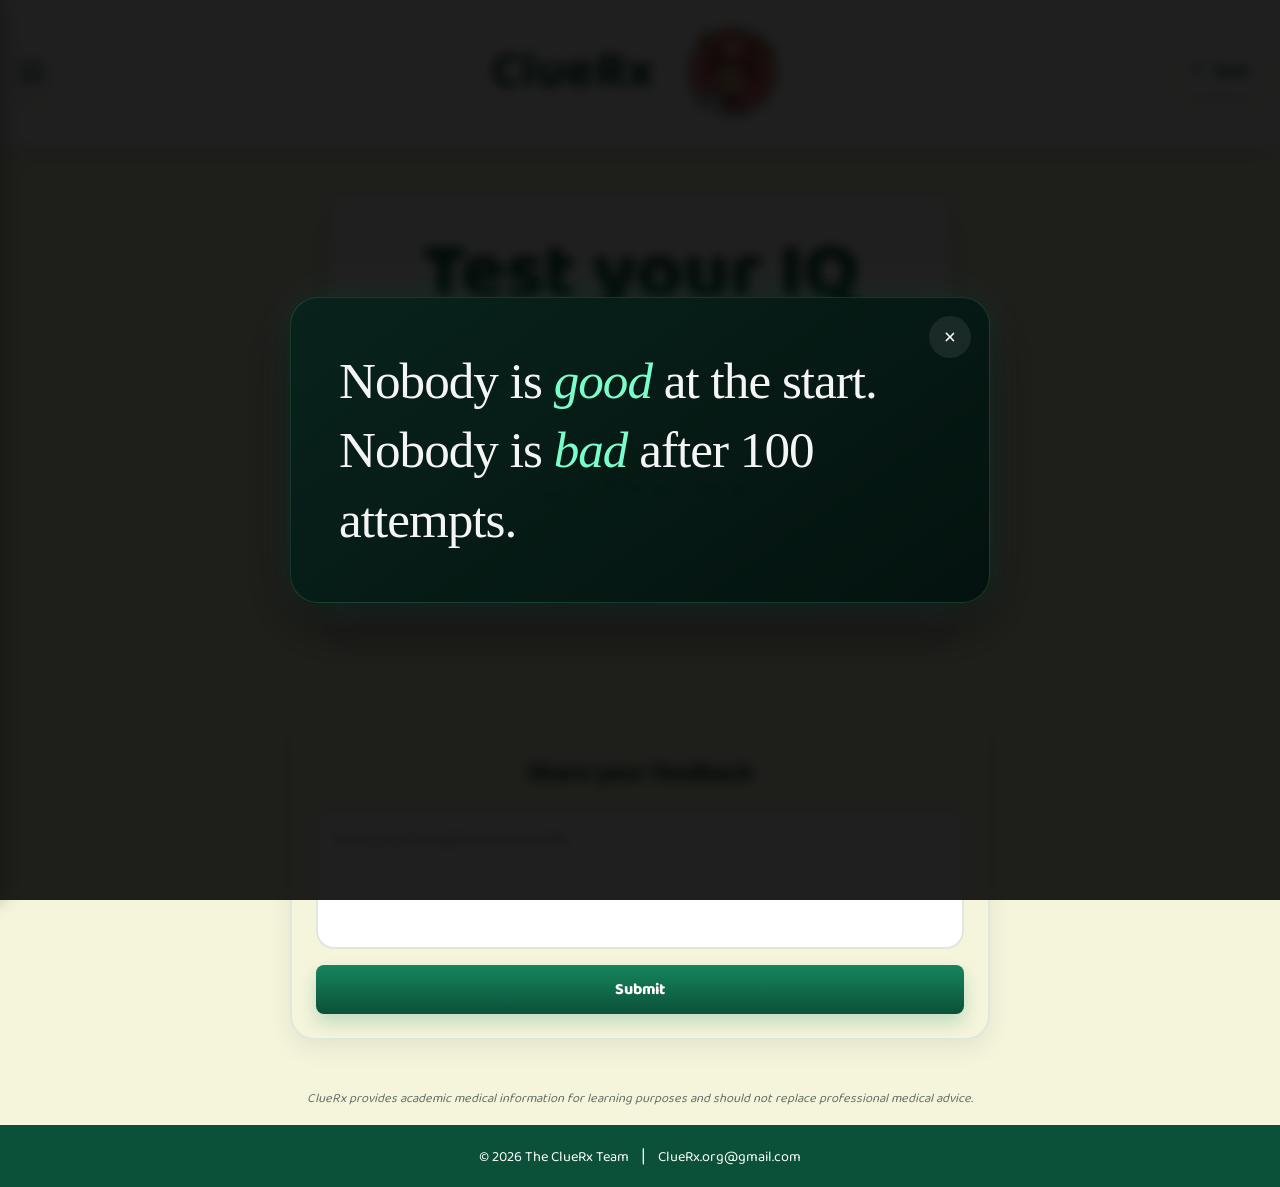
<file: index.html>
<!DOCTYPE html>
<html lang="en">
  <head>
    <meta charset="UTF-8">
    <meta name="viewport" content="width=device-width, initial-scale=1.0">
    <meta http-equiv="X-UA-Compatible" content="ie=edge">
    <title>ClueRx</title>
    <link rel="apple-touch-icon" sizes="180x180" href="/static/images/docturtle-apple-touch-icon.png">
    <link href="https://fonts.googleapis.com/css2?family=Baloo+2:wght@400;500;600;700;800&display=swap" rel="stylesheet">
    <link rel="icon" type="image/png" href="/static/images/Docturtle.png">
    <link rel="manifest" href="/static/images/site.webmanifest">
    <link rel="icon" type="image/x-icon" href="/static/images/docturtle-favicon.ico">
    <link rel="icon" type="image/png" sizes="192x192" href="/static/images/docturtle-android-chrome-192x192.png">
    <meta name="description" content="Choose a medical subject and test your knowledge with ClueRx.">
    <meta property="og:title" content="ClueRx">
    <meta property="og:description" content="Choose a medical subject and test your knowledge with ClueRx.">

    <link rel="stylesheet" href="/static/css/style.css?v=19">
    <script src="/static/js/archive.js?v=12" defer></script>
    <script>
function openSubdomain(domain, subdomain) {

    const recordsSection =
      document.getElementById("records-section");

    recordsSection.innerHTML = "";

    const filtered =
      getRecordsByCategory(domain, subdomain);

    filtered.forEach((record, index) => {

        const tile = createRecordTile(record, index + 1);

        recordsSection.appendChild(tile);

    });

    recordsSection.scrollIntoView({
        behavior: "smooth"
    });
}
</script>
    <script src="/static/js/theme.js?v=1" defer></script>
    <script>
      document.addEventListener('DOMContentLoaded', function() {
        const mobileMenuButton = document.getElementById('mobile-menu-button');
        const mobileMenu = document.getElementById('mobile-menu');
        const menuBackdrop = document.getElementById('menu-backdrop');
        const title = document.getElementById('landing-title');
        const options = document.getElementById('landing-options');
        const status = document.getElementById('landing-status');
        const landingCard = document.getElementById('landing-card');
        let activeGuessId = null;
        let activeGuessCount = 0;
        let guessedIds = [];

        const screens = {
          home: {
            title: 'Test your IQ',
            back: false,
            options: [
              { label: 'Microbiology', next: 'microbiology' },
              { label: 'Pharma', next: 'pharma' }
            ]
          },
          microbiology: {
            title: 'Microbiology',
            back: true,
            domain: 'microbiology',
            options: [
              { label: 'Bacteria', subdomain: 'bacteria' },
              { label: 'Virus', subdomain: 'virus' },
              { label: 'Fungi', subdomain: 'fungi' },
              { label: 'Parasite', subdomain: 'parasite' }
            ]
          },
          pharma: {
            title: 'Pharma',
            back: true,
            domain: 'pharma',
            options: [
              { label: 'Autonomic Drugs', subdomain: 'autonomic-drugs' },
              { label: 'Anti Microbial', subdomain: 'anti-microbial' },
              { label: 'Cardio / Renal', subdomain: 'cardio-renal' },
              { label: 'Psychiatry', subdomain: 'psychiatry' }
            ]
          }
        };

        function escapeHtml(value) {
          return String(value)
            .replace(/&/g, '&amp;')
            .replace(/</g, '&lt;')
            .replace(/>/g, '&gt;')
            .replace(/"/g, '&quot;')
            .replace(/'/g, '&#039;');
        }

        window.showQuestion = function (
   domain,
   subdomain,
   selectedRecord = null
) {

  const record = selectedRecord ||
    (window.getClueRxRecordForCategory
      ? window.getClueRxRecordForCategory(domain, subdomain)
      : null);

  landingCard.classList.add('is-game');

  title.innerHTML = `

  <div class="quiz-header-nav">

    <button
      type="button"
      class="quiz-arrow-btn"
      id="prev-question-btn">

      &#8592;

    </button>

    <span class="quiz-header-text">

      ${
        domain === 'microbiology'
          ? 'Guess the Microorganism?'
          : 'Guess the Drug?'
      }

    </span>

    <button
      type="button"
      class="quiz-arrow-btn"
      id="next-question-btn">

      &#8594;

    </button>

  </div>

`;

  status.textContent = '';
  status.hidden = true;

  options.innerHTML = '';

  activeGuessId = null;
  activeGuessCount = 0;
  guessedIds = [];

  if (!record) {

    options.innerHTML = `
      <div class="question-view">
        <p class="record-question">
          No question has been added for this category yet.
        </p>
      </div>
    `;

  } else {

    options.innerHTML = `
      <div class="game-view">
        <div class="symptom-list">
          <p class="symptom">${escapeHtml(record.question)}</p>

          <p class="symptom" id="quiz-clue-1"></p>
          <p class="symptom" id="quiz-clue-2"></p>
          <p class="symptom" id="quiz-clue-3"></p>
          <p class="symptom" id="quiz-clue-4"></p>
          <p class="symptom" id="quiz-clue-5"></p>
        </div>

        <div class="feedback">
          <p id="quiz-result">&nbsp;</p>
        </div>

        <div class="guess-section">

          <input
            type="text"
            id="quiz-guess"
            autocomplete="off"
            placeholder="${domain === 'microbiology'
              ? 'Microorganisms...'
              : 'Drugs...'}">

          <button
            id="quiz-submit"
            class="btn_color"
            type="button"
            disabled>

            Submit

          </button>

          <div
            id="quiz-suggestions"
            class="suggestions">
          </div>

        </div>

        <div id="quiz-history-list"></div>

      </div>
    `;

    setupQuiz(record);
    const filteredRecords =
  getRecordsByCategory(domain, subdomain);

const currentIndex =
  filteredRecords.findIndex(r => r.id === record.id);

const prevBtn =
  document.getElementById('prev-question-btn');

const nextBtn =
  document.getElementById('next-question-btn');

nextBtn.addEventListener('click', function () {

  if (currentIndex <
      filteredRecords.length - 1) {

    showQuestion(
      domain,
      subdomain,
      filteredRecords[currentIndex + 1]
    );

  }

});
const nextQuestionButton =
  document.createElement('button');

nextQuestionButton.className =
  'landing-option landing-back';

nextQuestionButton.type = 'button';

nextQuestionButton.textContent =
  'Next Question';

if (currentIndex >= filteredRecords.length - 1) {

  nextQuestionButton.disabled = true;

  nextQuestionButton.style.opacity = '0.6';

  nextQuestionButton.style.cursor =
    'not-allowed';

}

nextQuestionButton.addEventListener('click', function () {

  if (currentIndex <
      filteredRecords.length - 1) {

    showQuestion(
      domain,
      subdomain,
      filteredRecords[currentIndex + 1]
    );

  }

});

options.appendChild(nextQuestionButton);

prevBtn.disabled = currentIndex <= 0;
nextBtn.disabled =
  currentIndex >= filteredRecords.length - 1;

prevBtn.addEventListener('click', function () {

  if (currentIndex > 0) {

    showQuestion(
      domain,
      subdomain,
      filteredRecords[currentIndex - 1]
    );

  }

});

nextBtn.addEventListener('click', function () {

  if (currentIndex <
      filteredRecords.length - 1) {

    showQuestion(
      domain,
      subdomain,
      filteredRecords[currentIndex + 1]
    );

  }

});
  }

  const button = document.createElement('button');

  button.className =
    'landing-option landing-back';

  button.type = 'button';

  button.textContent = 'Back to Records';
  button.style.marginTop = '1rem';

button.addEventListener('click', function() {

    title.textContent =
      subdomain.replace(/-/g, ' ') + ' Records';

    status.textContent = '';
    status.hidden = true;

    options.innerHTML = `
      <div id="records-section"
           class="archive-grid"></div>
    `;

    openSubdomain(domain, subdomain);

    const backButton =
      document.createElement('button');

    backButton.className =
      'landing-option landing-back';

    backButton.type = 'button';

    backButton.textContent = 'Back';

    backButton.addEventListener('click', function () {

      renderScreen(domain);

    });

    options.appendChild(backButton);

});

  options.appendChild(button);
}

        function setupQuiz(record) {
          const input = document.getElementById('quiz-guess');
          const suggestions = document.getElementById('quiz-suggestions');
          const submit = document.getElementById('quiz-submit');
          const result = document.getElementById('quiz-result');
          const history = document.getElementById('quiz-history-list');
          const answers = (window.cluerxRecords || []).filter(answerRecord =>
  window.normalizeClueRxCategory(answerRecord.domain) ===
  window.normalizeClueRxCategory(record.domain) &&

  window.normalizeClueRxCategory(answerRecord.subdomain) ===
  window.normalizeClueRxCategory(record.subdomain)
);

          function updateSubmit() {
            submit.disabled = !activeGuessId;
            submit.style.opacity = activeGuessId ? '1' : '0.6';
            submit.style.cursor = activeGuessId ? 'pointer' : 'not-allowed';
          }

          function clearSuggestions() {
            suggestions.innerHTML = '';
            suggestions.style.display = 'none';
          }

         function showResult(message, type, showSummary = false) {

  result.innerHTML = `

    <div class="result-row">

      <span class="result-label ${type}">
        ${escapeHtml(message)}
      </span>

      ${
        showSummary
          ? `
            <button
              type="button"
              class="inline-summary-btn">

              Summary

            </button>
          `
          : ''
      }

    </div>

  `;

  if (showSummary) {

    const summaryBtn =
      result.querySelector('.inline-summary-btn');

    summaryBtn.addEventListener('click', function () {

      showSummaryCard(record.answer);

    });

  }

}

          function renderHistory(name, type) {
            const item = document.createElement('div');
            item.className = 'guess-history-item ' + type;
            item.innerHTML = `
              <span class="guess-history-name">${escapeHtml(name)}</span>
              <span class="guess-history-icon">${type === 'correct' ? '&#10003;' : '&#10007;'}</span>
            `;
            history.appendChild(item);
          }

          function revealClue(index) {
            const clue = record.clues[index];
            const clueElement = document.getElementById('quiz-clue-' + (index + 1));
            if (!clue || !clueElement || clueElement.textContent.trim()) return;
            clueElement.textContent = clue;
            clueElement.classList.remove('flip_in');
            void clueElement.offsetWidth;
            clueElement.classList.add('flip_in', 'hints_shown');
          }

          function revealAllClues() {
            record.clues.forEach(function(_, index) {
              revealClue(index);
            });
          }

          input.addEventListener('input', function() {
            const query = input.value.trim().toLowerCase();
            activeGuessId = null;
            updateSubmit();
            suggestions.innerHTML = '';

            if (!query) {
              clearSuggestions();
              return;
            }

            const seenAnswers = new Set();
            answers.forEach(function(answerRecord) {
              const answerName = answerRecord.answer || '';
              const normalizedName = answerName.toLowerCase();
              if (!normalizedName.includes(query) || seenAnswers.has(normalizedName)) return;
              seenAnswers.add(normalizedName);

              const item = document.createElement('div');
              item.className = 'suggestion-item';

              if (guessedIds.includes(answerRecord.id)) {
                item.textContent = answerName + ' (already guessed)';
                item.style.color = '#999';
                item.style.cursor = 'not-allowed';
              } else {
                item.textContent = answerName;
                item.addEventListener('click', function() {
                  input.value = answerName;
                  activeGuessId = answerRecord.id;
                  clearSuggestions();
                  updateSubmit();
                });
              }

              suggestions.appendChild(item);
            });

            suggestions.style.display = suggestions.children.length ? 'block' : 'none';
          });

          function showSummaryCard(answerText) {

  const gameView =
    document.querySelector('.game-view');

  const symptomList =
    document.querySelector('.symptom-list');

  const guessSection =
    document.querySelector('.guess-section');

  const history =
    document.getElementById('quiz-history-list');

  const feedback =
    document.querySelector('.feedback');

  const existing =
    document.querySelector('.record-summary-box');

  if (existing) {

    existing.remove();

    symptomList.style.display = '';
    guessSection.style.display = '';
    history.style.display = '';
    feedback.style.display = '';

    return;
  }

  symptomList.style.display = 'none';
  guessSection.style.display = 'none';
  history.style.display = 'none';
  feedback.style.display = 'none';

  const box = document.createElement('div');

  box.className = 'record-summary-box';

  box.innerHTML = `

    <h3 class="record-summary-title">
      Correct Answer
    </h3>

    <p class="record-answer-text">
      ${escapeHtml(answerText)}
    </p>

    <h3 class="record-summary-title">
      Summary
    </h3>

    <p class="record-summary-text">
      ${escapeHtml(record.summary)}
    </p>

    <button
      type="button"
      class="btn_color"
      id="close-summary-btn"
      style="margin-top:1rem; width:100%;">

      Back to Question

    </button>

  `;

  gameView.appendChild(box);

  document
    .getElementById('close-summary-btn')
    .addEventListener('click', function () {

      box.remove();

      symptomList.style.display = '';
      guessSection.style.display = '';
      history.style.display = '';
      feedback.style.display = '';

    });
}

          submit.addEventListener('click', function() {
            if (!activeGuessId) return;

            const guessedRecord = answers.find(function(answerRecord) {
              return answerRecord.id === activeGuessId;
            });
            const guessedName = guessedRecord ? guessedRecord.answer : input.value;

            guessedIds.push(activeGuessId);
            activeGuessCount += 1;

            if (activeGuessId === record.id) {

  showResult(
  'Correct! ' + record.answer,
  'correct',
  true
);

  renderHistory(guessedName, 'correct');

  revealAllClues();


  input.disabled = true;
  submit.disabled = true;

  clearSuggestions();

  return;
}

showResult('Incorrect!', 'incorrect');

renderHistory(guessedName, 'wrong');

revealClue(activeGuessCount - 1);

if (activeGuessCount >= 6) {

  showResult(
  'Game Over! The correct answer was ' +
  record.answer + '.',
  'incorrect',
  true
);

  revealAllClues();


  input.disabled = true;
  submit.disabled = true;
}

            input.value = '';
            activeGuessId = null;
            clearSuggestions();
            updateSubmit();
          });

          input.addEventListener('keydown', function(event) {
            if (event.key === 'Enter') {
              submit.click();
            }
          });

          updateSubmit();
        }

        function renderScreen(screenName) {
          const screen = screens[screenName];
          landingCard.classList.remove('is-game');
          title.textContent = screen.title;
          status.textContent = '';
          status.hidden = false;
          options.innerHTML = '';

          screen.options.forEach(function(option) {
            const button = document.createElement('button');
            button.className = 'landing-option';
            button.type = 'button';
            if (screenName === 'home') {

  button.innerHTML = `
    <span class="landing-option-content">

      <img
        src="${
          option.label === 'Microbiology'
            ? '/static/images/microb.png'
            : '/static/images/phramacy.png'
        }"
        class="landing-option-image"
        alt="${option.label} icon">

      <span>${option.label}</span>

    </span>
  `;

} else {

  button.textContent = option.label;

}
            button.addEventListener('click', function() {
              if (option.next) {
                renderScreen(option.next);
                return;
              }

              if (option.subdomain) {

  title.textContent = option.label + ' Records';

  status.textContent = '';
  status.hidden = true;

  options.innerHTML = `
    <div id="records-section" class="archive-grid"></div>
  `;

  openSubdomain(screen.domain, option.subdomain);

  const backButton = document.createElement('button');

  backButton.className =
    'landing-option landing-back';

  backButton.type = 'button';

  backButton.textContent = 'Back';

  backButton.addEventListener('click', function () {

    renderScreen(screen.domain);

  });

  options.appendChild(backButton);

  return;
}

              status.textContent = option.label + ' quiz is selected.';
            });

            options.appendChild(button);
          });

          if (screen.back) {
            const button = document.createElement('button');
            button.className = 'landing-option landing-back';
            button.type = 'button';
            button.textContent = 'Back';
            button.addEventListener('click', function() {
              renderScreen('home');
            });
            options.appendChild(button);
          }
        }

        function closeMenu() {
          mobileMenuButton.classList.remove('active');
          mobileMenu.classList.remove('active');
          if (menuBackdrop) menuBackdrop.classList.remove('active');
        }

        if (mobileMenuButton && mobileMenu) {
          mobileMenuButton.addEventListener('click', function() {
            mobileMenuButton.classList.toggle('active');
            mobileMenu.classList.toggle('active');
            if (menuBackdrop) menuBackdrop.classList.toggle('active');
          });

          if (menuBackdrop) {
            menuBackdrop.addEventListener('click', closeMenu);
          }
        }

        renderScreen('home');
      });

      document.addEventListener('DOMContentLoaded', () => {
  const modal = document.getElementById('welcome-quote-modal');
  const closeBtn = document.getElementById('close-quote-modal');

  const hasSeenQuote = sessionStorage.getItem('cluerx-quote-seen');

  if (!hasSeenQuote) {
    setTimeout(() => {
      modal.classList.add('show');
    }, 500);

    sessionStorage.setItem('cluerx-quote-seen', 'true');
  }

  closeBtn.addEventListener('click', () => {
    modal.classList.remove('show');
  });

  modal.addEventListener('click', (e) => {
    if (e.target === modal) {
      modal.classList.remove('show');
    }
  });
});
    </script>
    <style>
      .landing-card {
        display: grid;
        gap: 1.1rem;
        max-width: 620px;
        padding: clamp(1.4rem, 5vw, 2.6rem);
      }

      .landing-card.is-game {
        max-width: 680px;
        gap: 1rem;
      }

      .landing-top {
        display: grid;
        justify-items: center;
      }

      .landing-title {
        margin: 0;
        color: var(--brand-dark);
        font-size: clamp(2.6rem, 11vw, 5rem);
        font-weight: 850;
        line-height: 0.95;
        letter-spacing: 0;
      }

      .landing-card.is-game .landing-title {
        font-size: clamp(1.25rem, 2.5vw, 1.7rem);
        line-height: 1.15;
      }

      .landing-back {
        border-color: var(--brand);
        background: linear-gradient(180deg, var(--brand) 0%, var(--brand-dark) 100%);
        color: #fff;
        box-shadow: 0 9px 18px rgba(22, 134, 92, 0.24);
      }

      .landing-back:hover,
      .landing-back:focus-visible {
        color: #fff;
        box-shadow: 0 12px 24px rgba(22, 134, 92, 0.3);
      }

      .landing-options {
        display: grid;
        gap: 1rem;
      }

      .landing-card.is-game .landing-options {
        display: block;
      }

      .game-view {
        display: grid;
        gap: 1rem;
      }

      .game-view .symptom-list {
        margin-bottom: 0;
      }

      .game-view .feedback {
        min-height: 3rem;
      }

      .game-view .guess-section {
        margin-top: 0;
      }

      .game-view + .landing-back {
        margin-top: 1rem;
      }

      .question-view {
        display: grid;
        text-align: left;
      }

      .question-view .record-card {
        margin: 0;
      }

      .question-view .record-number {
        border-radius: var(--radius);
      }

      .landing-option {
        min-height: clamp(4.6rem, 14vw, 6rem);
        width: 100%;
        border: 2px solid var(--line);
        border-radius: var(--radius);
        background: #fff;
        color: var(--ink);
        box-shadow: var(--shadow-soft);
        cursor: pointer;
        font-size: clamp(1.65rem, 7vw, 2.75rem);
        font-weight: 800;
        letter-spacing: 0;
        transition: transform 0.16s ease, border-color 0.16s ease, box-shadow 0.16s ease, color 0.16s ease;
      }

      .landing-option:hover,
      .landing-option:focus-visible {
        border-color: var(--brand);
        color: var(--brand-dark);
        box-shadow: var(--shadow);
        outline: none;
        transform: translateY(-2px);
      }

      .landing-option:active {
        transform: translateY(0);
      }

      .landing-status {
        min-height: 1.6rem;
        margin: 0;
        color: var(--muted);
        font-weight: 700;
      }

      html[data-theme="dark"] .landing-option {
        background: rgba(19, 35, 29, 0.97);
        color: var(--ink);
      }

      html[data-theme="dark"] .landing-back {
        background: linear-gradient(180deg, var(--brand) 0%, #2d8f66 100%);
        color: #08130f;
      }

      html[data-theme="dark"] .landing-option:hover,
      html[data-theme="dark"] .landing-option:focus-visible {
        color: var(--brand-dark);
      }
    </style>
  </head>

  <body>
    <header>
      <button id="mobile-menu-button" class="mobile-menu-button always-visible" aria-label="Menu">
        <span class="hamburger-line"></span>
        <span class="hamburger-line"></span>
        <span class="hamburger-line"></span>
      </button>

      <nav id="mobile-menu" class="mobile-menu">
        <a href="/index.html" class="mobile-menu-item active">
          <svg xmlns="http://www.w3.org/2000/svg" width="20" height="20" fill="currentColor" viewBox="0 0 24 24">
            <path d="M10 20v-6h4v6h5v-8h3L12 3 2 12h3v8z"/>
          </svg>
          Play
        </a>
        <a href="/index2.html" class="mobile-menu-item">
          <svg xmlns="http://www.w3.org/2000/svg" width="20" height="20" fill="currentColor" viewBox="0 0 24 24">
            <path d="M3 4v16c0 1.1.9 2 2 2h14c1.1 0 2-.9 2-2V8l-6-6H5c-1.1 0-2 .9-2 2z"/>
            <path d="M13 2v6h6"/>
            <path d="M8 12h8"/>
            <path d="M8 16h8"/>
          </svg>
          Stats
        </a>
        <a href="/index3.html" class="mobile-menu-item">
          <svg xmlns="http://www.w3.org/2000/svg" width="20" height="20" fill="currentColor" viewBox="0 0 24 24">
            <path d="M16 11c1.66 0 2.99-1.34 2.99-3S17.66 5 16 5c-1.66 0-3 1.34-3 3s1.34 3 3 3zm-8 0c1.66 0 2.99-1.34 2.99-3S9.66 5 8 5C6.34 5 5 6.34 5 8s1.34 3 3 3zm0 2c-2.33 0-7 1.17-7 3.5V19h14v-2.5c0-2.33-4.67-3.5-7-3.5zm8 0c-.29 0-.62.02-.97.05 1.16.84 1.97 1.97 1.97 3.45V19h6v-2.5c0-2.33-4.67-3.5-7-3.5z"/>
          </svg>
          Creator
        </a>
      </nav>

      <div id="menu-backdrop" class="menu-backdrop"></div>

      <div class="row">
        <div class="col-4"></div>
        <div class="col-4">
<h1 class="heading">
  ClueRx

  <span style="
    display:inline-flex;
    align-items:center;
    justify-content:center;
    width:2.2em;
    height:2.2em;
    background:white;
    border-radius:50%;
    margin-left:0.4em;
  ">

    <img 
      src="/static/images/Docturtle.png"
      alt="Docturtle icon"
      style="
        max-height:1.8em;
        width:auto;
        display:block;
      ">

  </span>
</h1>        </div>
        <div class="col-4 header-actions">
          <button id="theme-toggle" class="theme-toggle" type="button" aria-label="Switch to dark mode" aria-pressed="false">
            <span class="theme-toggle-icon" aria-hidden="true">&#9790;</span>
            <span class="theme-toggle-text">Dark</span>
          </button>
        </div>
      </div>
    </header>

    <main>
      <div class="card-container">
        <section class="card landing-card" id="landing-card" aria-labelledby="landing-title">
          <div class="landing-top">
            <h2 class="landing-title" id="landing-title">Test your IQ</h2>
          </div>
          <div class="landing-options" id="landing-options" aria-label="Choose a category"></div>
          <p class="landing-status" id="landing-status" role="status" aria-live="polite"></p>
        </section>
      </div>
    </main>

    <footer class="review-footer">

  <h3 class="review-title">
    Share your feedback
  </h3>

  <form
    action="https://formspree.io/f/mpqbgndr"
    method="POST"
    class="review-form"
  >

    <textarea
      name="message"
      placeholder="Write your thoughts about ClueRx..."
      required
    ></textarea>

    <button
      type="submit"
      class="btn_color">

      Submit

    </button>

  </form>

</footer>

    <p class="disclaimer">ClueRx provides academic medical information for learning purposes and should not replace professional medical advice.</p>
    <p class="footer">&copy; 2026 The ClueRx Team <span style="font-size: 1.3em; font-weight: 300; margin: 0 0.5em;">|</span> ClueRx.org@gmail.com</p>


    <!-- Welcome Quote Modal -->
<div id="welcome-quote-modal" class="welcome-quote-modal">
  <div class="welcome-quote-box">
    <button id="close-quote-modal" class="welcome-close-btn">×</button>

    <p class="welcome-quote-text">
      Nobody is <span>good</span> at the start.<br>
      Nobody is <span>bad</span> after 100 attempts.
    </p>
  </div>
</div>
  </body>
</html>
</file>
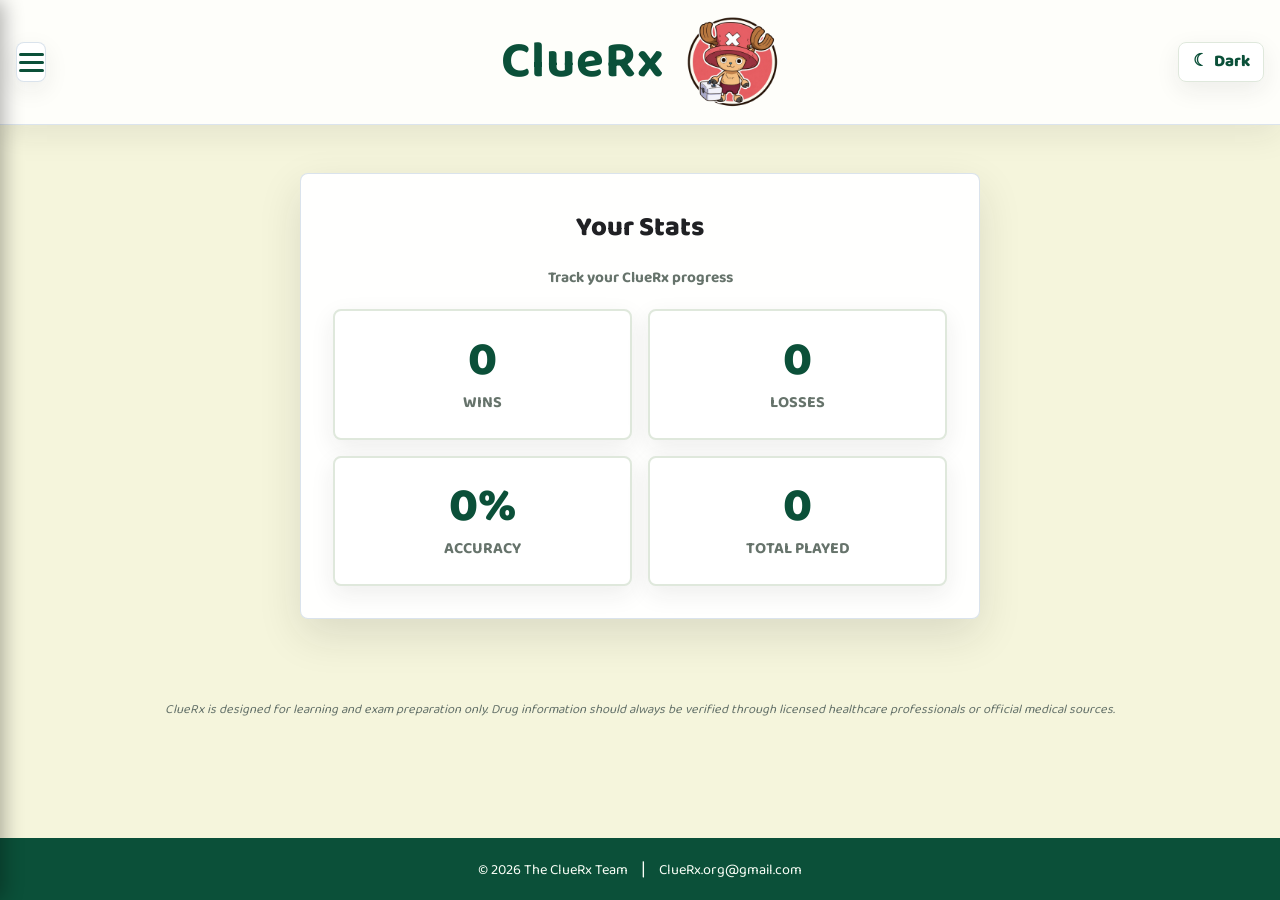
<file: index2.html>
<!DOCTYPE html>
<html lang="en">
  <head>
    <meta charset="UTF-8">
    <meta name="viewport" content="width=device-width, initial-scale=1.0">
    <meta http-equiv="X-UA-Compatible" content="ie=edge">

    <title>ClueRx Stats</title>

    <link rel="apple-touch-icon" sizes="180x180" href="/static/images/docturtle-apple-touch-icon.png">

    <link href="https://fonts.googleapis.com/css2?family=Baloo+2:wght@400;500;600;700;800&display=swap" rel="stylesheet">

    <link rel="icon" type="image/png" href="/static/images/Docturtle.png">

    <link rel="manifest" href="/static/images/site.webmanifest">

    <link rel="icon" type="image/x-icon" href="/static/images/docturtle-favicon.ico">

    <link rel="icon" type="image/png" sizes="192x192" href="/static/images/docturtle-android-chrome-192x192.png">

    <meta name="description" content="Track your ClueRx stats and performance.">

    <meta property="og:title" content="ClueRx Stats">

    <meta property="og:description" content="Track your ClueRx stats and performance.">

    <link rel="stylesheet" href="/static/css/style.css?v=19">

    <script src="/static/js/archive.js?v=11" defer></script>

    <script src="/static/js/theme.js?v=1" defer></script>

    <style>

      .stats-grid {
        display: grid;
        grid-template-columns: repeat(2, 1fr);
        gap: 1rem;
        margin-top: 1.2rem;
      }

      .stat-card {
        background: #fff;
        border: 2px solid var(--line);
        border-radius: var(--radius);
        padding: 1.6rem 1rem;
        text-align: center;
        box-shadow: var(--shadow-soft);
        transition: transform 0.16s ease,
                    border-color 0.16s ease,
                    box-shadow 0.16s ease;
      }

      .stat-card:hover {
        transform: translateY(-2px);
        border-color: var(--brand);
        box-shadow: var(--shadow);
      }

      .stat-number {
        display: block;
        font-size: clamp(2rem, 8vw, 3rem);
        font-weight: 800;
        color: var(--brand-dark);
        line-height: 1;
      }

      .stat-label {
        margin-top: 0.5rem;
        color: var(--muted);
        font-size: 1rem;
        font-weight: 700;
      }

      html[data-theme="dark"] .stat-card {
        background: rgba(19, 35, 29, 0.97);
      }

      .stats-subtitle {
        margin-top: 0.4rem;
        text-align: center;
        color: var(--muted);
        font-weight: 700;
      }

    </style>

    <script>

      document.addEventListener('DOMContentLoaded', function() {

        const mobileMenuButton =
          document.getElementById('mobile-menu-button');

        const mobileMenu =
          document.getElementById('mobile-menu');

        const menuBackdrop =
          document.getElementById('menu-backdrop');

        function closeMenu() {

          mobileMenuButton.classList.remove('active');

          mobileMenu.classList.remove('active');

          if (menuBackdrop)
            menuBackdrop.classList.remove('active');

        }

        if (mobileMenuButton && mobileMenu) {

          mobileMenuButton.addEventListener('click', function() {

            mobileMenuButton.classList.toggle('active');

            mobileMenu.classList.toggle('active');

            if (menuBackdrop)
              menuBackdrop.classList.toggle('active');

          });

          if (menuBackdrop) {

            menuBackdrop.addEventListener(
              'click',
              closeMenu
            );

          }
        }

        updateStats();

      });

      function updateStats() {

        const results =
          JSON.parse(
            localStorage.getItem(
              'cluerx_archive_results'
            )
          ) || {};

        let wins = 0;
        let losses = 0;

        Object.values(results).forEach(result => {

          if (result === 'won')
            wins++;

          if (result === 'lost')
            losses++;

        });

        const total = wins + losses;

        const accuracy =
          total > 0
            ? Math.round((wins / total) * 100)
            : 0;

        document.getElementById('wins-count')
          .textContent = wins;

        document.getElementById('loss-count')
          .textContent = losses;

        document.getElementById('accuracy-count')
          .textContent = accuracy + '%';

        document.getElementById('total-count')
          .textContent = total;

      }

    </script>

  </head>

  <body>

    <header>

      <button
        id="mobile-menu-button"
        class="mobile-menu-button always-visible"
        aria-label="Menu">

        <span class="hamburger-line"></span>
        <span class="hamburger-line"></span>
        <span class="hamburger-line"></span>

      </button>

      <nav id="mobile-menu" class="mobile-menu">

        <a href="/index.html" class="mobile-menu-item">

          <svg xmlns="http://www.w3.org/2000/svg"
               width="20"
               height="20"
               fill="currentColor"
               viewBox="0 0 24 24">

            <path d="M10 20v-6h4v6h5v-8h3L12 3 2 12h3v8z"/>

          </svg>

          Play

        </a>

        <a href="/index2.html"
           class="mobile-menu-item active">

          <svg xmlns="http://www.w3.org/2000/svg"
               width="20"
               height="20"
               fill="currentColor"
               viewBox="0 0 24 24">

            <path d="M3 13h8V3H3v10zm10 8h8V3h-8v18zm-10 0h8v-6H3v6z"/>

          </svg>

          Stats

        </a>

        <a href="/index3.html"
           class="mobile-menu-item">

          <svg xmlns="http://www.w3.org/2000/svg"
               width="20"
               height="20"
               fill="currentColor"
               viewBox="0 0 24 24">

            <path d="M16 11c1.66 0 2.99-1.34 2.99-3S17.66 5 16 5c-1.66 0-3 1.34-3 3s1.34 3 3 3zm-8 0c1.66 0 2.99-1.34 2.99-3S9.66 5 8 5C6.34 5 5 6.34 5 8s1.34 3 3 3zm0 2c-2.33 0-7 1.17-7 3.5V19h14v-2.5c0-2.33-4.67-3.5-7-3.5zm8 0c-.29 0-.62.02-.97.05 1.16.84 1.97 1.97 1.97 3.45V19h6v-2.5c0-2.33-4.67-3.5-7-3.5z"/>

          </svg>

          Creator

        </a>

      </nav>

      <div id="menu-backdrop"
           class="menu-backdrop"></div>

      <div class="row">

        <div class="col-4"></div>

        <div class="col-4">

          <h1 class="heading">

            ClueRx

            <img
              src="/static/images/Docturtle.png"
              alt="Docturtle icon"
              style="
                max-height: 1.8em;
                width: auto;
                vertical-align: middle;
                margin-left: 0.4em
              ">

          </h1>

        </div>

        <div class="col-4 header-actions">

          <button
            id="theme-toggle"
            class="theme-toggle"
            type="button"
            aria-label="Switch to dark mode"
            aria-pressed="false">

            <span class="theme-toggle-icon"
                  aria-hidden="true">

              &#9790;

            </span>

            <span class="theme-toggle-text">
              Dark
            </span>

          </button>

        </div>

      </div>

    </header>

    <main>

      <div class="card-container">

        <section class="card">

          <h2 class="card-title">
            Your Stats
          </h2>

          <p class="stats-subtitle">
            Track your ClueRx progress
          </p>

          <div class="stats-grid">

            <div class="stat-card">

              <span
                class="stat-number"
                id="wins-count">

                0

              </span>

              <div class="stat-label">
                Wins
              </div>

            </div>

            <div class="stat-card">

              <span
                class="stat-number"
                id="loss-count">

                0

              </span>

              <div class="stat-label">
                Losses
              </div>

            </div>

            <div class="stat-card">

              <span
                class="stat-number"
                id="accuracy-count">

                0%

              </span>

              <div class="stat-label">
                Accuracy
              </div>

            </div>

            <div class="stat-card">

              <span
                class="stat-number"
                id="total-count">

                0

              </span>

              <div class="stat-label">
                Total Played
              </div>

            </div>

          </div>

        </section>

      </div>

    </main>

    <p class="disclaimer">
      ClueRx is designed for learning and exam preparation only.
      Drug information should always be verified through licensed
      healthcare professionals or official medical sources.
    </p>

    <p class="footer">

      &copy; 2026 The ClueRx Team

      <span style="
        font-size: 1.3em;
        font-weight: 300;
        margin: 0 0.5em;">

        |

      </span>

      ClueRx.org@gmail.com

    </p>

  </body>
</html>
</file>
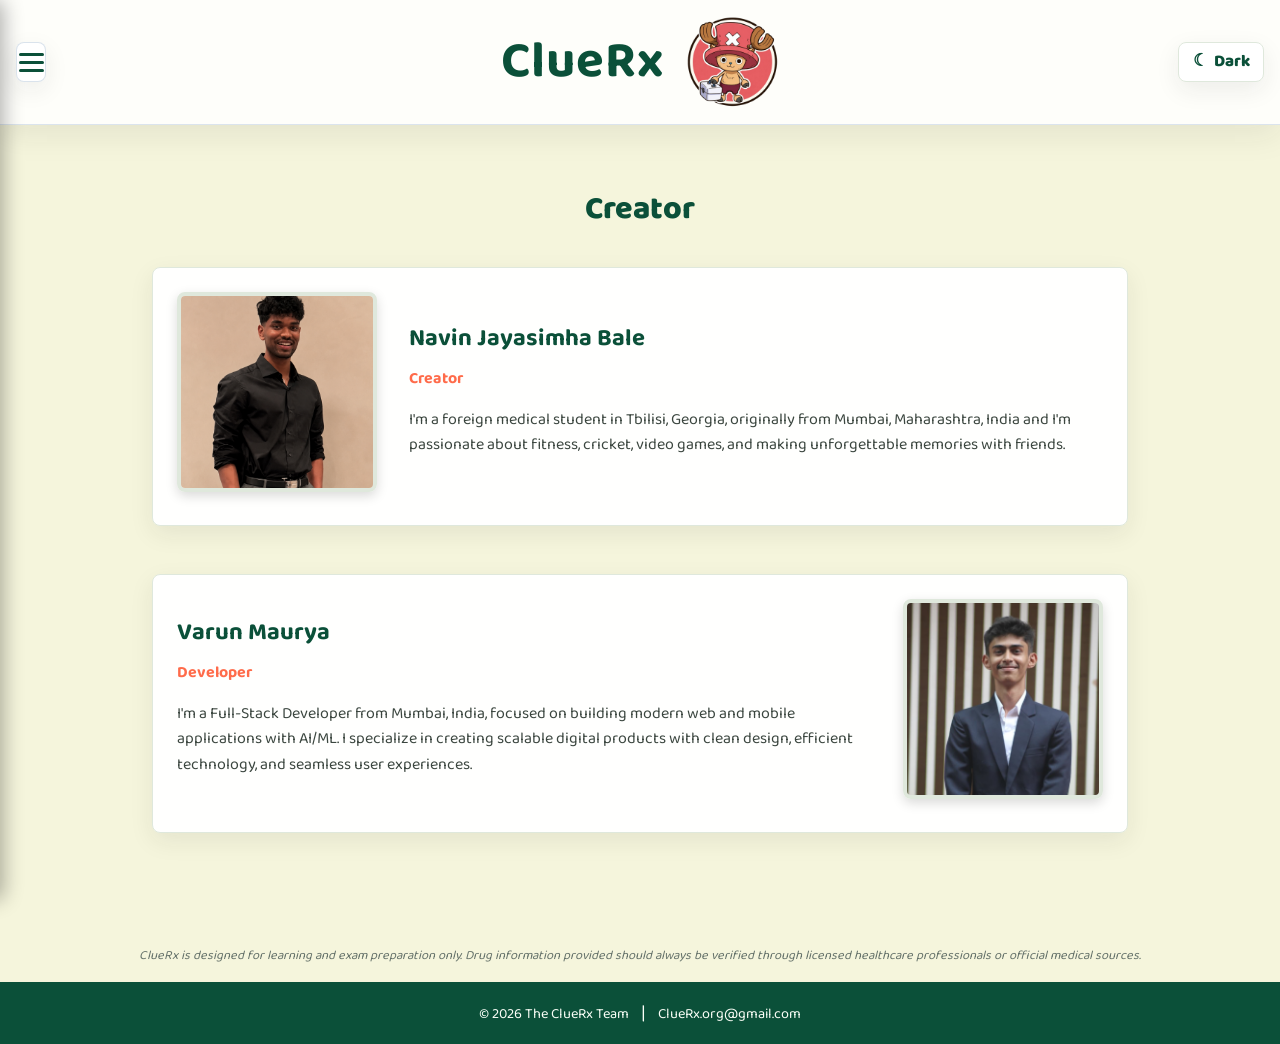
<file: index3.html>
<!DOCTYPE html>
<html lang="en">
  <head>
    <meta charset="UTF-8">
    <meta name="viewport" content="width=device-width, initial-scale=1.0">
    <meta http-equiv="X-UA-Compatible" content="ie=edge">
    <title>ClueRx</title>
    <!-- Apple first for Safari -->
    <link rel="apple-touch-icon" sizes="180x180" href="/static/images/docturtle-apple-touch-icon.png">
    <link href="https://fonts.googleapis.com/css2?family=Baloo+2:wght@400;500;600;700;800&display=swap" rel="stylesheet">

    <!-- PNG sizes - 32x32 first for Chrome -->
    <link rel="icon" type="image/png" href="/static/images/Docturtle.png">

    <!-- Manifest for Safari -->
    <link rel="manifest" href="/static/images/site.webmanifest">

    <!-- ICO for compatibility -->
    <link rel="icon" type="image/x-icon" href="/static/images/docturtle-favicon.ico">

    <!-- Android Chrome -->
    <link rel="icon" type="image/png" sizes="192x192" href="/static/images/docturtle-android-chrome-192x192.png">
    <meta name="description" content="Meet the Doctordle Team - The people behind the diagnosis guessing game.">
    <meta property="og:title" content="Meet the Team - Doctordle">
    <meta property="og:description" content="Meet the team behind Doctordle.">
    <link rel="stylesheet" href="/static/css/style.css?v=17">
    <script src="/static/js/theme.js?v=1" defer></script>

    <script type="application/ld+json">
    {
      "@context": "https://schema.org",
      "@type": "AboutPage",
      "url": "https://doctordle.org/doctordle/team/",
      "mainEntity": {
        "@type": "Organization",
        "name": "Doctordle",
        "url": "https://doctordle.org",
        "member": [
          { "@type": "Person", "name": "Daniel Bellingham", "url": "https://doctordle.org/doctordle/team/" },
          { "@type": "Person", "name": "Jacob Poor", "url": "https://doctordle.org/doctordle/team/" },
          { "@type": "Person", "name": "Alexander Nguyen", "url": "https://doctordle.org/doctordle/team/" },
          { "@type": "Person", "name": "Nick Jones", "url": "https://doctordle.org/doctordle/team/" },
          { "@type": "Person", "name": "Sarah Poor", "url": "https://doctordle.org/doctordle/team/" },
          { "@type": "Person", "name": "Ryan Packham", "url": "https://doctordle.org/doctordle/team/" },
          { "@type": "Person", "name": "Matthew Myers", "url": "https://doctordle.org/doctordle/team/" },
          { "@type": "Person", "name": "Cole Newton", "url": "https://doctordle.org/doctordle/team/" },
          { "@type": "Person", "name": "Jack Lucci", "url": "https://doctordle.org/doctordle/team/" },
          { "@type": "Person", "name": "Tony Jha", "url": "https://doctordle.org/doctordle/team/" }
        ]
      }
    }
    </script>

    <!-- Google tag (gtag.js) -->
    <script async src="https://www.googletagmanager.com/gtag/js?id=G-EDQY52BTVF"></script>
    <script>
      window.dataLayer = window.dataLayer || [];
      function gtag(){dataLayer.push(arguments);}
      gtag('js', new Date());

      gtag('config', 'G-EDQY52BTVF');
    </script>

    <script>
      document.addEventListener('DOMContentLoaded', function() {
        // Hamburger menu functionality
        const mobileMenuButton = document.getElementById('mobile-menu-button');
        const mobileMenu = document.getElementById('mobile-menu');
        const menuBackdrop = document.getElementById('menu-backdrop');

        function closeMenu() {
          mobileMenuButton.classList.remove('active');
          mobileMenu.classList.remove('active');
          if (menuBackdrop) menuBackdrop.classList.remove('active');
        }

        if (mobileMenuButton && mobileMenu) {
          // Toggle menu
          mobileMenuButton.addEventListener('click', function() {
            mobileMenuButton.classList.toggle('active');
            mobileMenu.classList.toggle('active');
            if (menuBackdrop) menuBackdrop.classList.toggle('active');
          });

          // Close menu when clicking backdrop
          if (menuBackdrop) {
            menuBackdrop.addEventListener('click', closeMenu);
          }
        }
      });
    </script>
  </head>

  <body>
  <header>
  <!-- Hamburger menu button (visible on all screen sizes) -->
  <button id="mobile-menu-button" class="mobile-menu-button always-visible" aria-label="Menu">
    <span class="hamburger-line"></span>
    <span class="hamburger-line"></span>
    <span class="hamburger-line"></span>
  </button>

  <!-- Menu overlay -->
  <nav id="mobile-menu" class="mobile-menu">
    <a href="/index.html" class="mobile-menu-item">
      <svg xmlns="http://www.w3.org/2000/svg" width="20" height="20" fill="currentColor" viewBox="0 0 24 24">
        <path d="M10 20v-6h4v6h5v-8h3L12 3 2 12h3v8z"/>
      </svg>
      Play
    </a>
    <a href="/index2.html" class="mobile-menu-item">
      <svg xmlns="http://www.w3.org/2000/svg" width="20" height="20" fill="currentColor" viewBox="0 0 24 24">
        <path d="M3 4v16c0 1.1.9 2 2 2h14c1.1 0 2-.9 2-2V8l-6-6H5c-1.1 0-2 .9-2 2z"/>
        <path d="M13 2v6h6"/>
        <path d="M8 12h8"/>
        <path d="M8 16h8"/>
      </svg>
      Records
    </a>
    <a href="/index3.html" class="mobile-menu-item active">
      <svg xmlns="http://www.w3.org/2000/svg" width="20" height="20" fill="currentColor" viewBox="0 0 24 24">
        <path d="M16 11c1.66 0 2.99-1.34 2.99-3S17.66 5 16 5c-1.66 0-3 1.34-3 3s1.34 3 3 3zm-8 0c1.66 0 2.99-1.34 2.99-3S9.66 5 8 5C6.34 5 5 6.34 5 8s1.34 3 3 3zm0 2c-2.33 0-7 1.17-7 3.5V19h14v-2.5c0-2.33-4.67-3.5-7-3.5zm8 0c-.29 0-.62.02-.97.05 1.16.84 1.97 1.97 1.97 3.45V19h6v-2.5c0-2.33-4.67-3.5-7-3.5z"/>
      </svg>
      Creator
    </a>
  </nav>

  <!-- Backdrop for drawer menu -->
  <div id="menu-backdrop" class="menu-backdrop"></div>

  <div class="row">
    <div class="col-4"></div>
    <div class="col-4">
      <h1 class="heading">ClueRx<img src="/static/images/Docturtle.png" alt="Docturtle icon" style="max-height: 1.8em; width: auto; vertical-align: middle; margin-left: 0.4em"></h1>
    </div>
    <div class="col-4 header-actions">
      <button id="theme-toggle" class="theme-toggle" type="button" aria-label="Switch to dark mode" aria-pressed="false">
        <span class="theme-toggle-icon" aria-hidden="true">&#9790;</span>
        <span class="theme-toggle-text">Dark</span>
      </button>
    </div>
  </div>
</header>

  <main>
    <div class="team-container">
      <h2 class="team-title">Creator</h2>

      <!-- Team Member 1 - Photo Left -->
      <div class="team-member">
        <div class="team-photo">
          <!-- Replace with: <img src="/static/images/team/member1.jpg" alt="Team Member 1"> -->
          <img src="/static/images/team/Navin Bale.png" alt="Navin Jayasimha Bale">
        </div>
        <div class="team-info">
          <h3 class="team-name">Navin Jayasimha Bale</h3>
          <p class="team-role"><strong>Creator</strong></p>
          <p class="team-bio">I'm a foreign medical student in Tbilisi, Georgia, originally from Mumbai, Maharashtra, India and I'm passionate about fitness, cricket, video games, and making unforgettable memories with friends.</p>
        </div>
      </div>

      <!-- Team Member 2 - Photo Right -->
      <div class="team-member reverse">
        <div class="team-photo">
          <!-- Replace with: <img src="/static/images/team/member2.jpg" alt="Team Member 2"> -->
          <img src="/static/images/team/Varun Maurya.jpeg" alt="Varun Maurya">
        </div>
        <div class="team-info">
          <h3 class="team-name">Varun Maurya</h3>
          <p class="team-role"><strong>Developer</strong></p>
          <p class="team-bio">I'm a Full-Stack Developer from Mumbai, India, focused on building modern web and mobile applications with AI/ML. I specialize in creating scalable digital products with clean design, efficient technology, and seamless user experiences.</p>
        </div>
      </div>
    </div>
  </main>

  <p class="disclaimer">ClueRx is designed for learning and exam preparation only. Drug information provided should always be verified through licensed healthcare professionals or official medical sources.</p>
  <p class="footer">&copy; 2026 The ClueRx Team <span style="font-size: 1.3em; font-weight: 300; margin: 0 0.5em;">|</span> ClueRx.org@gmail.com</p>
</body>
</html>
</file>
<file: static/css/style.css>
* {
    box-sizing: border-box;
}

body {
  margin: 0;
  font-family: 'Baloo 2', cursive;
  font-size: 1.05rem;
  background-color: beige;
  color: #333;
  display: flex;
  flex-direction: column;
  min-height: 100vh;
}

header {
  background-color: var(--brand-dark);
  color: white;
  padding: 1rem;
  text-align: center;
  position: sticky;
  top: 0;
  z-index: 1000;
}

.heading {
  margin: 0;
  color: var(--brand-dark);
  font-size: clamp(2rem, 4vw, 3.2rem);
  font-family: 'Baloo 2', cursive;
  font-weight: 700;
  letter-spacing: 1px;
  display: flex;
  align-items: center;
  justify-content: center;
  gap: 0.1rem;
}

.card-container {
  display: flex;
  justify-content: center;
  align-items: center;
  flex: 1;
  padding: 2rem 1rem;
}

.card {
  background: white;
  border-radius: 16px;
  box-shadow: 0 4px 20px rgba(0, 0, 0, 0.1);
  padding: 2rem;
  max-width: 600px;
  width: 100%;
  text-align: center;
}

/* Card flip zone - only wraps the clue area */
.card-flip-zone {
  position: relative;
  perspective: 1200px;
  -webkit-perspective: 1200px;
}

.card-flip-inner {
  position: relative;
  transform-style: preserve-3d;
  -webkit-transform-style: preserve-3d;
  transition: transform 0.6s ease;
}

.card-flip-inner.flipped {
  transform: rotateY(180deg);
}

/* Front face stays in normal flow - its height drives the zone */
.card-face-front {
  backface-visibility: hidden;
  -webkit-backface-visibility: hidden;
  transform: translateZ(0);
  -webkit-transform: translateZ(0);
}

/* Back face overlays the front face exactly */
.card-face-back {
  backface-visibility: hidden;
  -webkit-backface-visibility: hidden;
  transform: rotateY(180deg) translateZ(0);
  -webkit-transform: rotateY(180deg) translateZ(0);
  position: absolute;
  top: 0;
  left: 0;
  width: 100%;
  height: 100%;
  display: flex;
  flex-direction: column;
  align-items: center;
  padding: 0.25rem;
  overflow: hidden;
}

.summary-title {
  color: var(--brand-dark);
  margin: 0 0 0.75rem;
  font-size: 1.35rem;
  font-weight: 850;
  flex-shrink: 0;
}

.summary-text {
  text-align: left;
  line-height: 1.55;
  font-size: 0.95rem;
  color: var(--ink);
  flex: 0 1 auto;
  overflow: visible;
  width: 100%;
  display: grid;
  gap: 0.5rem;
}

.summary-text > p {
  margin: 0;
  padding: 0.95rem 1rem;
  border: 1px solid #cfe3d1;
  border-radius: var(--radius);
  background: #fbfff8;
}

.summary-section {
  padding: 0.65rem 0.8rem;
  border: 1px solid #dfe8dc;
  border-radius: var(--radius);
  background: #fbfff8;
}

.summary-section h4 {
  margin: 0 0 0.25rem;
  color: var(--brand-dark);
  font-size: 0.84rem;
  font-weight: 850;
}

.summary-section p {
  margin: 0;
  font-size: 0.9rem;
  line-height: 1.42;
}

.anki-btn-row {
  display: flex;
  justify-content: space-between;
  gap: 0.75rem;
  margin-top: 0.75rem;
  width: 100%;
  flex-shrink: 0;
}

.anki-btn {
  width: calc(50% - 0.375rem);
  background-color: var(--brand-dark);
  color: white;
  border: none;
  border-radius: 8px;
  padding: 0.5rem 0.5rem;
  font-size: 0.8rem;
  cursor: pointer;
  transition: background-color 0.3s;
}

.anki-btn:hover {
  background-color: #083c2b;
}

#anki-step2-btn {
  margin-left: auto;
}

/* Summary toggle button - replaces submit button after game ends */
.summary-btn {
  background: linear-gradient(135deg, var(--accent) 0%, #d85a3f 100%);
  color: white;
  border: none;
  border-radius: 8px;
  padding: 0.75rem 1.5rem;
  font-size: 1rem;
  font-weight: 600;
  cursor: pointer;
  box-shadow: 0 4px 12px rgba(29, 161, 242, 0.3);
  animation: shareButtonPulse 2s ease-in-out infinite;
  /* Fixed width based on the longer label so it never resizes */
  width: 13rem;
  white-space: nowrap;
  overflow: hidden;
}

.summary-btn:hover {
  background: linear-gradient(135deg, #d85a3f 0%, #b74730 100%);
  box-shadow: 0 6px 16px rgba(29, 161, 242, 0.4);
  animation: none;
}

.summary-btn:active {
  transform: scale(0.98);
}

.card-title {
  font-size: 1.5rem;
  font-weight: 600;
  margin-bottom: 1.5rem;
}

.symptom-list {
  margin-bottom: 1.5rem;
}

.symptom {
  background-color: #e9f7ee;
  border: 1px solid #cfe3d1;
  border-radius: 12px;
  padding: 0.75rem;
  font-weight: 600;
  font-size: 1.1rem;
  margin: 0.5rem 0;
  min-height: 3rem; /* Ensures consistent height */
  display: flex;
  align-items: center;
  justify-content: center;
}

#guess-history-list {
  margin-top: 0.5rem;
}

.guess-history-item {
  display: flex;
  align-items: center;
  justify-content: space-between;
  border-radius: 8px;
  padding: 0.35rem 0.6rem;
  font-weight: 500;
  font-size: 0.85rem;
  margin: 0.25rem 0;
  text-align: left;
}

.guess-history-item.correct {
  background-color: #eaf5ec;
  border: 1px solid #c3e6cb;
  color: #2d6a3f;
}

.guess-history-item.wrong {
  background-color: #fdf1f2;
  border: 1px solid #f5c6cb;
  color: #9b3a42;
}

.guess-history-item.skip {
  background-color: #f7f7f7;
  border: 1px solid #e0e0e0;
  color: #777;
}

.guess-history-icon {
  font-size: 0.9rem;
  font-weight: 700;
  flex-shrink: 0;
  margin-left: 0.5rem;
}

.guess-section {
  margin-top: 1.5rem;
}

#guess {
  width: 100%;
  padding: 0.75rem;
  font-size: 1rem;
  border-radius: 8px;
  border: 1px solid #ccc;
  margin-bottom: 1rem;
}

.btn_color {
  background-color: var(--brand-dark);
  color: white;
  padding: 0.75rem 1.5rem;
  border: none;
  border-radius: 8px;
  font-size: 1rem;
  cursor: pointer;
  transition: background-color 0.3s;
}

.btn_color:hover {
  background-color: #083c2b;
}

.feedback {
  font-weight: bold;
  color: var(--brand-dark);
  margin-top: 0;
  height: auto;
  min-height: auto;
  display: block;
  align-items: center;
  justify-content: center;
  width: 100%;
}

.footer {
  margin: 0;
  margin-top: auto;
  text-align: center;
  padding: 1rem;
  background-color: var(--brand-dark);
  color: white;
  font-size: 0.9rem;
  margin-top: auto;
}

/* Fade-in animation */
@keyframes fadeIn {
  0% { opacity: 0; }
  100% { opacity: 1; }
}

.fade_in {
  animation: fadeIn 0.5s ease forwards;
}

/* Flip-in animation */
@keyframes flipInX {
  0% {
    transform: perspective(400px) rotateX(90deg);
    opacity: 0;
  }
  100% {
    transform: perspective(400px) rotateX(0deg);
    opacity: 1;
  }
}

.flip_in {
  animation: flipInX 0.6s ease forwards;
}

/* Result base styling */
.result {
  font-weight: 700;
  font-size: 1.25rem;
  padding: 0.5rem 1rem;
  border-radius: 12px;
  display: inline-block;
  transition: background-color 0.4s ease, color 0.4s ease, box-shadow 0.4s ease;
}

#result_class {
  /* Start transparent until content is added */
  background-color: transparent;
  border: none;
  border-radius: 12px;
  padding: 0.75rem;
  font-weight: 600;
  font-size: 1.1rem;
  margin: 0.5rem 0 !important;
  min-height: 3rem;
  display: flex;
  align-items: center;
  justify-content: center;
  /* Text wrapping properties */
  white-space: normal;
  word-wrap: break-word;
  line-height: 1.3;
  overflow-wrap: break-word;
  width: 100%;
  max-width: 100%;
  box-sizing: border-box;
  /* Override any container positioning */
  position: relative;
  z-index: 1;
}

/* Ensure result_class maintains symptom box styling even with result class */
#result_class.result {
  display: flex !important;
  margin: 0.5rem 0 !important;
  padding: 0.75rem !important;
  font-size: 1.1rem !important;
  /* Keep green styling for completed state */
  background-color: #d4edda !important;
  color: #155724 !important;
  /* Add animation for all result states */
  animation: scalePulse 0.5s ease forwards;
}

/* When it has incorrect class, make it red for wrong answers */
#result_class.result.incorrect {
  background-color: #f8d7da !important;
  color: #721c24 !important;
  /* Ensure animation plays for incorrect results too */
  animation: scalePulse 0.5s ease forwards;
}

/* Correct result styling */
.feedback .result.correct {
  background-color: #d4edda;
  color: #155724 !important;
  box-shadow: 0 0 8px 2px #28a745aa;
  animation: scalePulse 0.5s ease forwards;
}

/* Incorrect result styling */
.feedback .result.incorrect {
  background-color: #f8d7da;
  color: #721c24 !important;
  box-shadow: 0 0 8px 2px #dc3545aa;
  animation: scalePulse 0.5s ease forwards;
}

/* Completed game styling */
.feedback .result.completed {
  background-color: #d4edda;
  color: #155724 !important;
  box-shadow: 0 0 8px 2px #28a745aa;
  animation: scalePulse 0.5s ease forwards;
}

/* Scale pulse animation */
@keyframes scalePulse {
  0% {
    transform: scale(0.8);
    opacity: 0;
  }
  60% {
    transform: scale(1.1);
    opacity: 1;
  }
  100% {
    transform: scale(1);
  }
}

.suggestions {
  position: absolute;
  top: 100%;
  left: 0;
  right: 0;
  background: white;
  border: 1px solid #ccc;
  border-top: none;
  max-height: 200px;
  overflow-y: auto;
  z-index: 1000;
  border-radius: 0 0 8px 8px;
  box-shadow: 0 4px 8px rgba(0,0,0,0.1);
  display: none;
  width: 100%;
}

.suggestion-item {
  padding: 0.5rem 1rem;
  cursor: pointer;
  font-size: 1rem;
  text-align: left;
}

.suggestion-item:hover {
  background-color: #e9f7ee;
}

.suggestion-item[style*="not-allowed"]:hover {
  background-color: #f5f5f5 !important;
}

.guess-section {
  margin-top: 1.5rem;
  position: relative;
  width: 100%;
  display: flex;
  flex-wrap: wrap;
  gap: 1rem;
}

#guess {
  flex: 1;
  padding: 0.75rem;
  font-size: 1rem;
  border-radius: 8px;
  border: 1px solid #ccc;
  margin-bottom: 0;
}

@media screen and (max-width: 768px) {
  .heading {
    font-size: 1.5rem;
  }

  .card {
    padding: 1.5rem;
  }

  .card-title {
    font-size: 1.25rem;
  }

  .symptom {
    font-size: 1rem;
    padding: 0.5rem;
  }

  .btn_color, #guess {
    font-size: 0.9rem;
    padding: 0.5rem 1rem;
  }

  .suggestion-item {
    font-size: 0.9rem;
    padding: 0.4rem 0.75rem;
  }

  .stats-button {
    top: 0.75rem;
    right: 0.75rem;
    padding: 0.4rem 0.8rem;
    font-size: 0.8rem;
  }

  .archive-button-wrapper {
    top: 0.75rem;
    left: 0.75rem;
  }

  .archive-button {
    padding: 0.4rem 0.8rem;
    font-size: 0.8rem;
  }

  /* Ensure consistent margins for result_class at tablet sizes */
  #result_class,
  #result_class.result {
    margin: 0.5rem 0 !important;
  }
}

@media screen and (max-width: 480px) {
  html, body {
    width: 100%;
    overflow-x: hidden;
  }

  header, .footer {
    padding: 0.5rem;
    font-size: 0.85rem;
  }

  .heading {
    font-size: 1.25rem;
  }

  .card-container {
    padding: 1rem 0.5rem;
  }

  .card {
    padding: 1rem;
    border-radius: 12px;
    max-width: 100%;
  }

  .symptom {
    font-size: 0.95rem;
    min-height: 2.5rem;
  }

  .btn_color, #guess {
    font-size: 0.85rem;
    padding: 0.5rem;
  }

  .guess-section {
    flex-direction: row;
    gap: 0.5rem;
    align-items: center;
  }

  .guess-section #guess {
    flex: 1;
  }

  .guess-section .btn_color {
    white-space: nowrap;
  }

  .stats-button {
    top: 0.5rem;
    right: 0.5rem;
    padding: 0.3rem 0.6rem;
    font-size: 0.75rem;
    gap: 0.3rem;
  }

  .archive-button-wrapper {
    top: 0.5rem;
    left: 0.5rem;
  }

  .archive-button {
    padding: 0.3rem 0.6rem;
    font-size: 0.75rem;
    gap: 0.3rem;
  }

  /* Mobile specific adjustments */
  #result_class,
  #result_class.result {
    font-size: 0.95rem;
    padding: 0.5rem;
    min-height: 2.5rem;
    margin: 0.5rem 0 !important;
  }

  /* Override feedback height constraints on mobile */
  .feedback {
    height: auto !important;
    min-height: auto !important;
  }

  /* Ensure result container doesn't overflow */
  #result-container {
    flex-wrap: wrap;
    max-width: 100%;
  }

  .result-group {
    max-width: 100%;
  }
}

/* Share button styling */
.share-button {
  background: none;
  border: none;
  cursor: pointer;
  padding: 0;
  margin-left: 0.5rem;
  color: #000000; /* keep your green or pick another color */
  display: none; /* keep hidden initially */
}

.share-button svg {
  display: block;
  width: 20px;
  height: 20px;
  pointer-events: none; /* so clicks register on button, not svg */
}

.share-button svg {
  transition: filter 0.3s ease;
}

.share-button:hover svg {
  filter: drop-shadow(0 0 6px rgba(0, 0, 0, 0.8));
  cursor: pointer;
}
.share-result {
  display: none;
  font-size: 0.9rem;
  margin-top: 0.5rem;
  word-wrap: break-word;
} 

#result-container {
  display: block;
  width: 100%;
}

#copy-message {
  min-width: 110px; /* reserve space so icon/text don't move */
  opacity: 0;
  color: black;
  font-size: 0.9rem;
  white-space: nowrap;
  pointer-events: none;
  transition: opacity 0.3s ease;
  margin-left: 0.5rem; /* add some spacing from the icon */
}

#copy-message.visible {
  opacity: 1;
  pointer-events: auto;
}

/* Modal base styling */
.modal-hidden {
  display: none;
  position: fixed;
  top: 0; left: 0; right: 0; bottom: 0;
  background: rgba(0,0,0,0.6);
  justify-content: center;
  align-items: center;
  z-index: 10000;
}

.modal-visible {
  display: flex;
}

.modal-content {
  background: #fff;
  padding: 2rem;
  border-radius: 12px;
  text-align: center;
  max-width: 90%;
  box-shadow: 0 4px 20px rgba(0,0,0,0.3);
}

#modal-message {
  font-size: 1.25rem;
  margin-bottom: 1rem;
}

.result-notice {
  margin: 1rem 0 1rem;
  padding: 0.75rem;
  border: 2px solid var(--line);
  border-radius: var(--radius);
  color: #202124;
}

.result-notice-win {
  background-color: #e6f3ff;
  border-color: #2196f3;
}

.result-notice-loss {
  background-color: #fff3e0;
  border-color: #ff9800;
}

#modal-share-btn,
#modal-close-btn {
  margin: 0.5rem;
}

.modal-hidden {
  display: none;
}

.modal-visible {
  display: flex;
  position: fixed;
  top: 0;
  left: 0;
  right: 0;
  bottom: 0;
  justify-content: center;
  align-items: center;
  z-index: 10000;
}

.modal-content {
  background: #fff;
  padding: 2rem;
  border-radius: 12px;
  text-align: center;
  max-width: 90%;
  box-shadow: 0 4px 20px rgba(0, 0, 0, 0.3);
  transform: translateY(100%);
  animation: bounceUp 0.7s ease-out forwards;
}

.close-btn {
  position: absolute;
  top: 10px;
  right: 10px;
  margin-bottom: 20px;
  background: none;
  border: none;
  font-size: 1.5rem;
  cursor: pointer;
  transition: text-shadow 0.3s ease;
}

.close-btn:hover {
  text-shadow: 0 0 5px rgba(0, 0, 0, 0.5),
               0 0 10px rgba(0, 0, 0, 0.3),
               0 0 15px rgba(0, 0, 0, 0.2);
}

@keyframes bounceUp {
  0% {
    transform: translateY(100%);
    opacity: 0;
  }
  60% {
    transform: translateY(-20px);
    opacity: 1;
  }
  80% {
    transform: translateY(10px);
  }
  90% {
    transform: translateY(-5px);
  }
  100% {
    transform: translateY(0);
  }
}

/* Additional CSS for disabled game state - add this to your existing CSS */

/* Disabled input styling */
#guess:disabled {
  background-color: #f5f5f5;
  color: #888;
  cursor: not-allowed;
  border-color: #ddd;
}

#guess:disabled::placeholder {
  color: #888;
  font-style: italic;
}

/* Disabled button styling */
.btn_color:disabled {
  background-color: #cccccc !important;
  color: #666666 !important;
  cursor: not-allowed !important;
  opacity: 0.6 !important;
}

.btn_color:disabled:hover {
  background-color: #cccccc !important;
  transform: none;
}

/* Completed game message styling */
.game-completed-message {
  background-color: #e7f3ff;
  border: 1px solid #b3d9ff;
  border-radius: 8px;
  padding: 0.75rem;
  margin-top: 1rem;
  font-weight: 500;
  color: #1a5490;
  text-align: center;
}

/* Visual indicator for revealed symptoms */
/* .hints_shown {
  background-color: #fff3cd !important;
  border-color: #ffeaa7 !important;
  color: #856404;
} */

/* Cookie Notification Bar Styles - Add this to your existing CSS */

.cookie-notification {
  position: fixed;
  bottom: 0;
  left: 0;
  right: 0;
  background: linear-gradient(135deg, var(--brand-dark) 0%, #0b5039 100%);
  color: white;
  padding: 1rem;
  box-shadow: 0 -4px 20px rgba(0, 0, 0, 0.15);
  border-top: 3px solid #e9f7ee;
  z-index: 9999;
  transform: translateY(100%);
  transition: transform 0.4s cubic-bezier(0.4, 0, 0.2, 1);
}

.cookie-notification.show {
  transform: translateY(0);
}

.cookie-notification.hidden {
  transform: translateY(100%);
}

.cookie-content {
  max-width: 1200px;
  margin: 0 auto;
  display: flex;
  align-items: center;
  gap: 1rem;
  flex-wrap: wrap;
}

.cookie-icon {
  flex-shrink: 0;
  width: 48px;
  height: 48px;
  background: rgba(214, 236, 250, 0.2);
  border-radius: 50%;
  display: flex;
  align-items: center;
  justify-content: center;
  color: #e9f7ee;
}

.cookie-icon svg {
  width: 24px;
  height: 24px;
}

.cookie-text {
  flex: 1;
  min-width: 300px;
}

.cookie-text h4 {
  margin: 0 0 0.5rem 0;
  font-size: 1.1rem;
  font-weight: 600;
  color: #e9f7ee;
}

.cookie-text p {
  margin: 0;
  font-size: 0.9rem;
  line-height: 1.4;
  color: rgba(255, 255, 255, 0.9);
}

.cookie-actions {
  display: flex;
  gap: 0.75rem;
  flex-shrink: 0;
}

.cookie-btn {
  padding: 0.6rem 1.25rem;
  border: none;
  border-radius: 8px;
  font-size: 0.9rem;
  font-weight: 500;
  cursor: pointer;
  transition: all 0.3s ease;
  white-space: nowrap;
}

.cookie-accept {
  background: #e9f7ee;
  color: var(--brand-dark);
}

.cookie-accept:hover {
  background: #c0e0f0;
  transform: translateY(-1px);
  box-shadow: 0 4px 12px rgba(214, 236, 250, 0.3);
}

.cookie-decline {
  background: transparent;
  color: rgba(255, 255, 255, 0.8);
  border: 1px solid rgba(255, 255, 255, 0.3);
}

.cookie-decline:hover {
  background: rgba(255, 255, 255, 0.1);
  color: white;
  border-color: rgba(255, 255, 255, 0.5);
}

/* Game overlay when cookies are declined */
.game-disabled-overlay {
  position: fixed;
  top: 0;
  left: 0;
  right: 0;
  bottom: 0;
  background: rgba(90, 62, 43, 0.95);
  display: flex;
  align-items: center;
  justify-content: center;
  z-index: 10001;
  backdrop-filter: blur(4px);
}

.game-disabled-content {
  background: white;
  padding: 2rem;
  border-radius: 16px;
  text-align: center;
  max-width: 400px;
  margin: 1rem;
  box-shadow: 0 8px 32px rgba(0, 0, 0, 0.3);
}

.game-disabled-content h3 {
  margin: 0 0 1rem 0;
  color: var(--brand-dark);
  font-size: 1.3rem;
}

.game-disabled-content p {
  margin: 0 0 1.5rem 0;
  color: #666;
  line-height: 1.5;
}

.game-disabled-content .btn_color {
  margin: 0 0.5rem;
}

/* Responsive design for mobile */
@media screen and (max-width: 768px) {
  .cookie-content {
    flex-direction: column;
    text-align: center;
    gap: 1rem;
  }
  
  .cookie-icon {
    order: -1;
  }
  
  .cookie-text {
    min-width: auto;
  }
  
  .cookie-text h4 {
    font-size: 1rem;
  }
  
  .cookie-text p {
    font-size: 0.85rem;
  }
  
  .cookie-actions {
    width: 100%;
    justify-content: center;
  }
  
  .cookie-btn {
    flex: 1;
    max-width: 140px;
  }
}

@media screen and (max-width: 480px) {
  .cookie-notification {
    padding: 0.75rem;
  }
  
  .cookie-actions {
    flex-direction: column;
    gap: 0.5rem;
  }
  
  .cookie-btn {
    max-width: none;
    width: 100%;
  }
  
  .game-disabled-content {
    padding: 1.5rem;
    margin: 0.5rem;
  }
}

/* Statistics container styling - Updated for inline layout */
.stats-container {
  margin-top: 1.5rem;
  padding: 1.5rem;
  background-color: #f8f9ff;
  border-radius: 12px;
  border: 1px solid #e1e8ff;
}

.stats-grid {
  display: flex;
  justify-content: space-around;
  align-items: center;
  gap: 1rem;
  margin-top: 1rem;
}

.stat-item {
  text-align: center;
  padding: 0.75rem 0.5rem;
  background: white;
  border-radius: 8px;
  border: 1px solid #e9f7ee;
  box-shadow: 0 2px 4px rgba(0, 0, 0, 0.05);
  flex: 1;
  min-width: 80px;
  max-width: 120px;
  /* Ensure all items have the same width */
  width: 100%;
}

.stat-number {
  font-size: 1.5rem;
  font-weight: 700;
  color: var(--brand-dark);
  margin-bottom: 0.25rem;
  min-height: 2rem;
  display: flex;
  align-items: center;
  justify-content: center;
  /* Ensure consistent text sizing */
  line-height: 1;
  word-break: break-word;
}

.stat-label {
  font-size: 0.8rem;
  color: #666;
  font-weight: 500;
  text-transform: uppercase;
  letter-spacing: 0.5px;
  line-height: 1.2;
  /* Ensure consistent label height */
  min-height: 2.4rem;
  display: flex;
  align-items: center;
  justify-content: center;
  text-align: center;
}

/* Modal content adjustments for stats */
.modal-content {
  max-width: 500px; /* Increase width for stats */
  max-height: 90vh;
  overflow-y: auto;
}

/* Responsive design for statistics */
@media screen and (max-width: 768px) {
  .stats-button {
    top: 50%;
    right: 0.75rem;
    transform: translateY(-50%);
    padding: 0.4rem 0.8rem;
    font-size: 0.8rem;
    gap: 0.3rem;
  }

  .archive-button-wrapper {
    top: 50%;
    left: 0.75rem;
    transform: translateY(-50%);
  }

  .archive-button {
    padding: 0.4rem 0.8rem;
    font-size: 0.8rem;
    gap: 0.3rem;
  }

  .stats-grid {
    gap: 0.75rem;
  }
  
  .stat-item {
    padding: 0.5rem 0.25rem;
    min-width: 70px;
    max-width: 100px;
  }
  
  .stat-number {
    font-size: 1.25rem;
    min-height: 1.8rem;
  }
  
  .stat-label {
    font-size: 0.7rem;
    min-height: 2rem;
  }
  
  .stats-container {
    padding: 0.75rem;
    margin-top: 1rem;
  }

  .disclaimer {
    font-size: 0.75rem;
    margin: 1.5rem 0.75rem 0.75rem;
    line-height: 1.3;
  }
}

@media screen and (max-width: 480px) {
  .stats-button {
    top: 50%;
    right: 0.5rem;
    transform: translateY(-50%);
    padding: 0.3rem 0.6rem;
    font-size: 0.75rem;
    gap: 0.3rem;
  }

  .archive-button-wrapper {
    top: 50%;
    left: 0.5rem;
    transform: translateY(-50%);
  }

  .archive-button {
    padding: 0.3rem 0.6rem;
    font-size: 0.75rem;
    gap: 0.3rem;
  }

  .stats-grid {
    gap: 0.5rem;
    flex-wrap: wrap;
  }
  
  .stat-item {
    padding: 0.4rem 0.2rem;
    min-width: 65px;
    max-width: 85px;
    /* Ensure items don't get too small on mobile */
    flex: 1 1 calc(25% - 0.5rem);
  }
  
  .stat-number {
    font-size: 1.1rem;
    min-height: 1.5rem;
  }
  
  .stat-label {
    font-size: 0.65rem;
    line-height: 1.1;
    min-height: 1.8rem;
    letter-spacing: 0.3px;
  }
  
  .modal-content {
    max-width: 95%;
    padding: 1.5rem;
  }

  .disclaimer {
    font-size: 0.7rem;
    margin: 1rem 0.5rem 0.5rem;
    padding: 0 0.5rem;
  }
}

@media screen and (max-width: 360px) {
  .stats-button {
    top: 50%;
    right: 0.5rem;
    transform: translateY(-50%);
    padding: 0.25rem 0.5rem;
    font-size: 0.7rem;
    gap: 0.2rem;
  }

  .archive-button-wrapper {
    top: 50%;
    left: 0.5rem;
    transform: translateY(-50%);
  }

  .archive-button {
    padding: 0.25rem 0.5rem;
    font-size: 0.7rem;
    gap: 0.2rem;
  }

  .stats-grid {
    gap: 0.3rem;
  }
  
  .stat-item {
    padding: 0.3rem 0.1rem;
    min-width: 60px;
    max-width: 75px;
  }
  
  .stat-number {
    font-size: 1rem;
    min-height: 1.3rem;
  }
  
  .stat-label {
    font-size: 0.6rem;
    min-height: 1.6rem;
  }

  .disclaimer {
    font-size: 0.65rem;
    margin: 0.75rem 0.25rem 0.25rem;
    padding: 0 0.25rem;
    line-height: 1.2;
  }
}

/* Guess Distribution Chart Styles */
/* Enhanced Guess Distribution Chart Styles - Replace your existing distribution styles */
.guess-distribution-chart {
  margin-top: 1.5rem;
  padding: 1rem;
  background-color: #f8f9ff;
  border-radius: 8px;
  border: 1px solid #e1e8ff;
}

.guess-distribution-chart h4 {
  text-align: center;
  margin-bottom: 1rem;
  color: var(--brand-dark);
  font-weight: 600;
}

.distribution-row {
  display: flex;
  align-items: center;
  margin-bottom: 0.5rem;
  gap: 0.75rem;
}

.distribution-row:last-child {
  margin-bottom: 0;
}

.guess-number {
  font-weight: 600;
  color: var(--brand-dark);
  min-width: 20px;
  text-align: center;
  font-size: 0.9rem;
  padding: 2px 6px;
  box-sizing: border-box;
  border: 2px solid transparent;
  border-radius: 4px;
}

.guess-number.highlighted {
  border-color: var(--brand);
  background-color: rgba(33, 150, 243, 0.1);
}

.distribution-bar-container {
  flex: 1;
  position: relative;
  height: 24px;
  background-color: #e9ecef;
  border-radius: 4px;
  overflow: visible; /* Changed from hidden to visible for external count positioning */
}

.distribution-bar {
  height: 100%;
  background: linear-gradient(135deg, var(--brand-dark) 0%, #0b5039 100%);
  border-radius: 4px;
  transition: width 0.8s ease-in-out;
  position: relative;
  box-shadow: 0 2px 4px rgba(0, 0, 0, 0.1);
}

/* Remove bar highlighting - use number highlighting instead */

.distribution-count {
  position: absolute;
  top: 50%;
  transform: translateY(-50%);
  font-size: 0.8rem;
  font-weight: 600;
  z-index: 1;
  transition: all 0.3s ease;
}

/* Responsive adjustments */
@media screen and (max-width: 768px) {
  .guess-distribution-chart {
    padding: 0.75rem;
    margin-top: 1rem;
  }
  
  .distribution-row {
    gap: 0.5rem;
    margin-bottom: 0.4rem;
  }
  
  .guess-number {
    min-width: 18px;
    font-size: 0.85rem;
  }
  
  .distribution-bar-container {
    height: 20px;
  }
  
  .distribution-count {
    font-size: 0.75rem;
  }
}

@media screen and (max-width: 480px) {
  .guess-distribution-chart {
    padding: 0.5rem;
  }
  
  .distribution-row {
    gap: 0.4rem;
    margin-bottom: 0.3rem;
  }
  
  .guess-number {
    min-width: 16px;
    font-size: 0.8rem;
  }
  
  .distribution-bar-container {
    height: 18px;
  }
  
  .distribution-count {
    font-size: 0.7rem;
  }
}

.stats-button {
  position: absolute;
  top: 50%;
  right: 1rem;
  transform: translateY(-50%);
  background: rgba(255, 255, 255, 0.9);
  border: 2px solid var(--brand-dark);
  border-radius: 8px;
  padding: 0.5rem 1rem;
  font-size: 0.9rem;
  font-weight: 600;
  color: var(--brand-dark);
  cursor: pointer;
  display: flex;
  align-items: center;
  gap: 0.5rem;
  transition: all 0.3s ease;
  box-shadow: 0 2px 8px rgba(0, 0, 0, 0.1);
  white-space: nowrap;
  z-index: 100;
}

.stats-button:hover {
  background: white;
  box-shadow: 0 4px 12px rgba(0, 0, 0, 0.2);
}

.stats-button:active {
  transform: translateY(-50%);
}

.archive-button {
  position: relative;
  background: rgba(255, 255, 255, 0.9);
  border: 2px solid var(--brand-dark);
  border-radius: 8px;
  padding: 0.5rem 1rem;
  font-size: 0.9rem;
  font-weight: 600;
  color: var(--brand-dark);
  cursor: pointer;
  display: flex;
  align-items: center;
  gap: 0.5rem;
  transition: all 0.3s ease;
  box-shadow: 0 2px 8px rgba(0, 0, 0, 0.1);
  white-space: nowrap;
  z-index: 100;
  text-decoration: none !important;
}

.archive-button:hover {
  background: white;
  box-shadow: 0 4px 12px rgba(0, 0, 0, 0.2);
  text-decoration: none !important;
}

.archive-button:active {
  transform: none;
}

.today-button {
  position: absolute;
  top: 50%;
  right: 1rem;
  transform: translateY(-50%);
  background: rgba(255, 255, 255, 0.9);
  border: 2px solid var(--brand-dark);
  border-radius: 8px;
  padding: 0.5rem 1rem;
  font-size: 0.9rem;
  font-weight: 600;
  color: var(--brand-dark);
  cursor: pointer;
  display: inline-flex;
  align-items: center;
  gap: 0.5rem;
  transition: all 0.3s ease;
  box-shadow: 0 2px 8px rgba(0, 0, 0, 0.1);
  white-space: nowrap;
  z-index: 100;
  text-decoration: none !important;
  width: auto;
}

.today-button:hover {
  background: white;
  box-shadow: 0 4px 12px rgba(0, 0, 0, 0.2);
  color: var(--brand-dark);
  text-decoration: none !important;
}

.today-button:active {
  transform: translateY(-50%);
}

/* Mobile hamburger menu */
.mobile-menu-button {
  display: none;
  position: absolute;
  top: 50%;
  right: 1rem;
  transform: translateY(-50%);
  background: transparent;
  border: none;
  cursor: pointer;
  padding: 0.5rem;
  z-index: 1001;
  flex-direction: column;
  gap: 5px;
  width: 30px;
  height: 30px;
  justify-content: center;
  align-items: center;
}

.hamburger-line {
  width: 25px;
  height: 3px;
  background-color: white;
  transition: all 0.3s ease;
  border-radius: 2px;
}

/* Hamburger to X transformation */
.mobile-menu-button.active .hamburger-line:nth-child(1) {
  transform: rotate(45deg) translateY(0);
  position: absolute;
}

.mobile-menu-button.active .hamburger-line:nth-child(2) {
  opacity: 0;
}

.mobile-menu-button.active .hamburger-line:nth-child(3) {
  transform: rotate(-45deg) translateY(0);
  position: absolute;
}

/* Mobile menu overlay */
.mobile-menu {
  display: none;
  position: absolute;
  top: 100%;
  left: 0;
  right: 0;
  width: 100%;
  height: auto;
  background: var(--brand-dark);
  z-index: 999;
  max-height: 0;
  overflow: hidden;
  transition: max-height 0.3s ease;
}

.mobile-menu.active {
  max-height: 500px;
}

.mobile-menu-item {
  display: flex;
  align-items: center;
  gap: 1rem;
  width: 100%;
  padding: 1.25rem 1.5rem;
  background: transparent;
  border: none;
  color: white;
  font-size: 1.1rem;
  font-weight: 600;
  cursor: pointer;
  transition: all 0.2s ease;
  text-align: left;
  position: relative;
  text-decoration: none !important;
}

.mobile-menu-item:not(:last-child)::after {
  content: '';
  position: absolute;
  bottom: 0;
  left: 10%;
  right: 10%;
  height: 1px;
  background: linear-gradient(to right, transparent, rgba(214, 236, 250, 0.3) 20%, rgba(214, 236, 250, 0.3) 80%, transparent);
}

.mobile-menu-item:hover {
  background-color: rgba(255, 255, 255, 0.08);
  padding-left: 2rem;
}

.mobile-menu-item svg {
  flex-shrink: 0;
}

/* Desktop buttons visible by default */
.desktop-only {
  display: flex;
}

/* Mobile menu hidden by default */
.mobile-menu-button {
  display: none;
}

/* Show mobile menu on small screens, hide desktop buttons */
@media screen and (max-width: 768px) {
  .mobile-menu-button {
    display: flex;
  }

  .mobile-menu {
    display: block;
  }

  .desktop-only {
    display: none !important;
  }
}

.symptom.revealed-on-correct {
  background-color: #e8f5e8;
  border-left: 4px solid #4caf50;
  padding-left: 12px;
  transition: all 0.3s ease;
}

/* Optional: Add a slight delay to the reveal animation for better visual effect */
.symptom.flip_in.revealed-on-correct {
  animation-delay: 0.2s;
}

.disclaimer {
  text-align: center;
  font-size: 0.8rem;
  color: #666;
  margin: 2rem 1rem 1rem;
  font-style: italic;
}

.count-hidden {
  display: none;
}

.count-inside {
  color: white !important;
  text-shadow: 0 1px 2px rgba(0, 0, 0, 0.3) !important;
}

.count-outside {
  color: #333 !important;
  text-shadow: none !important;
}

/* New badge styles */
.new-badge {
  background: linear-gradient(135deg, #ff6b6b 0%, #ff5252 100%);
  color: white;
  font-size: 0.7rem;
  font-weight: 700;
  padding: 0.2rem 0.5rem;
  border-radius: 12px;
  text-transform: uppercase;
  letter-spacing: 0.5px;
  box-shadow: 0 2px 6px rgba(255, 82, 82, 0.4);
  animation: pulse 2s ease-in-out infinite;
  white-space: nowrap;
}

/* Archive button wrapper to position badge relative to button */
.archive-button-wrapper {
  position: absolute;
  top: 50%;
  left: 1rem;
  transform: translateY(-50%);
}

/* Desktop badge - overlaps top-right corner of Archive button like iOS notification */
.desktop-badge {
  position: absolute;
  top: -0.5rem; /* Position so bottom of badge overlaps top of button */
  right: -1rem; /* Position so left of badge overlaps right of button */
  z-index: 1000; /* Ensure it appears in front of the button */
}

/* Mobile hamburger badge - aligned with hamburger button */
.mobile-hamburger-badge {
  display: none;
  position: absolute;
  right: 3.5rem; /* Position to the left of hamburger */
  top: 50%; /* Center vertically with hamburger */
  transform: translateY(-50%); /* Center vertically */
  z-index: 10; /* Ensure it appears above the button */
}

/* Mobile menu item badge - appears to the right inside dropdown */
.menu-item-badge {
  margin-left: auto;
  position: relative;
  flex-shrink: 0;
}

/* Pulse animation for the badge */
@keyframes pulse {
  0%, 100% {
    transform: scale(1);
    box-shadow: 0 2px 6px rgba(255, 82, 82, 0.4);
  }
  50% {
    transform: scale(1.05);
    box-shadow: 0 3px 10px rgba(255, 82, 82, 0.6);
  }
}

/* Responsive adjustments */
@media screen and (max-width: 768px) {
  /* Hide desktop badge on mobile */
  .desktop-badge {
    display: none;
  }

  /* Show mobile hamburger badge */
  .mobile-hamburger-badge {
    display: block;
    top: 37%; /* Match header padding at this breakpoint */
  }

  /* Adjust pulse animation for menu item badge */
  .menu-item-badge {
    animation: pulse 2s ease-in-out infinite;
  }
}

@media screen and (max-width: 480px) {
  .new-badge {
    font-size: 0.65rem;
    padding: 0.15rem 0.4rem;
  }

  .mobile-hamburger-badge {
    right: 3rem;
    top: 35%; /* Match header padding at this breakpoint */
  }
}

/* =============================================
   Hamburger menu overrides (always-visible drawer)
   ============================================= */

/* Make hamburger menu always visible and move to left */
.mobile-menu-button.always-visible {
  display: flex !important;
  left: 1rem !important;
  right: auto !important;
  height: 40px !important;
}

/* Base: ensure menu is rendered for JS to toggle */
.mobile-menu {
  display: block !important;
}

/* Desktop: drawer slides in from left */
@media screen and (min-width: 769px) {
  .mobile-menu {
    position: fixed !important;
    top: 0 !important;
    left: -280px !important;
    right: auto !important;
    width: 280px !important;
    height: 100vh !important;
    background: linear-gradient(180deg, var(--brand-dark) 0%, #083c2b 100%) !important;
    box-shadow: 4px 0 20px rgba(0, 0, 0, 0.3) !important;
    z-index: 1000 !important;
    transition: left 0.3s ease !important;
    padding-top: 70px !important;
    overflow-y: auto !important;
    max-height: none !important;
  }

  .mobile-menu.active {
    left: 0 !important;
  }

  .menu-backdrop {
    display: none;
    position: fixed;
    top: 0;
    left: 0;
    width: 100%;
    height: 100%;
    background: rgba(0, 0, 0, 0.5);
    z-index: 999;
    opacity: 0;
    transition: opacity 0.3s ease;
  }

  .menu-backdrop.active {
    display: block;
    opacity: 1;
  }
}

/* Mobile: dropdown from header */
@media screen and (max-width: 768px) {
  .mobile-menu {
    position: absolute !important;
    top: 100% !important;
    left: 0 !important;
    right: 0 !important;
    width: auto !important;
    height: auto !important;
    max-height: 0 !important;
    overflow: hidden !important;
    transition: max-height 0.3s ease !important;
    padding-top: 0 !important;
    box-shadow: 0 4px 12px rgba(0, 0, 0, 0.2) !important;
    background: linear-gradient(180deg, var(--brand-dark) 0%, #083c2b 100%) !important;
  }

  .mobile-menu.active {
    max-height: 500px !important;
  }

  .menu-backdrop {
    display: none !important;
  }
}

/* =============================================
   Archive list page
   ============================================= */

.archive-grid {
  display: grid;
  grid-template-columns: repeat(auto-fill, minmax(120px, 1fr));
  gap: 1rem;
  margin-top: 2rem;
  padding: 0 1rem;
}

.archive-tile {
  background: white;
  border: 2px solid var(--brand-dark);
  border-radius: 12px;
  padding: 1rem;
  text-align: center;
  cursor: pointer;
  transition: all 0.3s ease;
  position: relative;
  height: 80px;
  display: flex;
  flex-direction: column;
  justify-content: space-between;
  align-items: center;
}

.archive-tile:hover {
  background: #f0f4f8;
  transform: translateY(-2px);
  box-shadow: 0 4px 12px rgba(0, 0, 0, 0.15);
}

.archive-tile.completed {
  background: #d4edda;
  border-color: #4caf50;
}

.archive-tile.failed {
  background: #f8d7da;
  border-color: #dc3545;
}

.checkmark-circle {
  width: 22px;
  height: 22px;
  background-color: #2e7d32;
  border-radius: 50%;
  display: inline-flex;
  align-items: center;
  justify-content: center;
  box-shadow: 0 1px 3px rgba(0, 0, 0, 0.15);
}

.checkmark {
  color: white;
  font-weight: 900;
  font-size: 0.85rem;
  line-height: 1;
  font-family: Arial, sans-serif;
}

.x-circle {
  width: 22px;
  height: 22px;
  background-color: #c62828;
  border-radius: 50%;
  display: inline-flex;
  align-items: center;
  justify-content: center;
  box-shadow: 0 1px 3px rgba(0, 0, 0, 0.15);
}

.x-mark {
  color: white;
  font-weight: 900;
  font-size: 0.85rem;
  line-height: 1;
  font-family: Arial, sans-serif;
}

.tile-date {
  font-size: 0.85rem;
  color: #666;
  margin-top: 0.25rem;
}

.tile-header {
  display: flex;
  align-items: center;
  gap: 0.5rem;
  justify-content: center;
}

.tile-number {
  font-size: 1.1rem;
  font-weight: 600;
  color: var(--brand-dark);
}

@media screen and (max-width: 768px) {
  .archive-grid {
    grid-template-columns: repeat(auto-fill, minmax(100px, 1fr));
    gap: 0.75rem;
    padding: 0 0.5rem;
  }
}

@media screen and (max-width: 480px) {
  .archive-grid {
    grid-template-columns: repeat(auto-fill, minmax(80px, 1fr));
    gap: 0.5rem;
    padding: 0 0.25rem;
  }

  .archive-tile {
    min-height: 70px;
    padding: 0.75rem 0.5rem;
  }

  .tile-number {
    font-size: 1rem;
  }
}

/* =============================================
   Archive game page
   ============================================= */

.archive-subtitle {
  color: #666;
  font-size: 1rem;
  margin: 0;
  text-align: center;
}

/* Archive game prev/next navigation */
.archive-card-row {
  display: flex;
  justify-content: center;
  padding: 2rem 0;
}

.archive-card-row .card {
  max-width: 600px;
  width: 100%;
}

/* Header row: arrows flanking the title text */
.archive-card-header {
  display: flex;
  align-items: center;
  justify-content: space-between;
  gap: 0.5rem;
  margin-bottom: 1.5rem;
}

.archive-card-header-text {
  flex: 1;
  text-align: center;
}

.archive-card-header-text .card-title {
  margin-bottom: 0;
}

.archive-card-nav-btn-wrap {
  flex-shrink: 0;
  width: 90px;
  display: flex;
  align-items: center;
}

.archive-card-nav-prev-wrap {
  justify-content: flex-end;
}

.archive-card-nav-next-wrap {
  justify-content: flex-start;
}

.archive-card-nav-btn {
  display: flex;
  align-items: center;
  justify-content: center;
  background-color: var(--brand-dark);
  border: 0;
  color: white;
  cursor: pointer;
  text-decoration: none;
  font-size: 1.55rem;
  font-weight: 700;
  width: 90px;
  height: 48px;
  white-space: nowrap;
  transition: filter 0.2s;
  letter-spacing: 0.02em;
}

.archive-card-nav-prev {
  clip-path: polygon(100% 12%, 40% 12%, 40% 0%, 0% 50%, 40% 100%, 40% 88%, 100% 88%);
  padding-left: 28px;
}

.archive-card-nav-next {
  clip-path: polygon(0% 12%, 60% 12%, 60% 0%, 100% 50%, 60% 100%, 60% 88%, 0% 88%);
  padding-right: 28px;
}

.archive-card-nav-btn:hover {
  filter: brightness(0.82);
}

.archive-card-nav-btn:disabled {
  cursor: not-allowed;
  filter: grayscale(0.45);
  opacity: 0.35;
}

.archive-card-nav-btn:disabled:hover {
  filter: grayscale(0.45);
}

@media screen and (max-width: 768px) {
  .archive-card-row {
    padding: 1rem 0.5rem 0;
  }

  .archive-card-row .card {
    max-width: 100%;
  }

  .archive-card-nav-btn-wrap {
    width: 72px;
  }

  .archive-card-nav-btn {
    width: 72px;
    height: 40px;
    font-size: 1.25rem;
  }
}

/* =============================================
   Meet the Team page
   ============================================= */

.team-container {
  max-width: 900px;
  margin: 0 auto;
  padding: 1rem;
}

.team-title {
  text-align: center;
  color: var(--brand-dark);
  font-size: 2rem;
  margin-bottom: 2rem;
}

.team-member {
  display: flex;
  align-items: center;
  gap: 2rem;
  margin-bottom: 3rem;
  padding: 1.5rem;
  background: white;
  border-radius: 12px;
  box-shadow: 0 2px 8px rgba(0, 0, 0, 0.1);
}

.team-member.reverse {
  flex-direction: row-reverse;
}

.team-photo {
  flex-shrink: 0;
}

.team-photo img {
  width: 200px;
  height: 200px;
  border-radius: 50%;
  object-fit: cover;
  border: 4px solid var(--brand-dark);
  box-shadow: 0 4px 12px rgba(0, 0, 0, 0.15);
}

.team-photo .placeholder {
  width: 200px;
  height: 200px;
  border-radius: 50%;
  background: linear-gradient(135deg, #e9f7ee 0%, #dff3e5 100%);
  border: 4px solid var(--brand-dark);
  display: flex;
  align-items: center;
  justify-content: center;
  font-size: 3rem;
  color: var(--brand-dark);
}

.team-info {
  flex: 1;
}

.team-name {
  font-size: 1.5rem;
  color: var(--brand-dark);
  margin: 0 0 0.5rem 0;
  font-weight: 700;
}

.team-role {
  font-size: 1rem;
  color: #666;
  margin: 0 0 1rem 0;
}

.team-role strong {
  color: var(--brand-dark);
}

.team-bio {
  font-size: 1rem;
  color: #333;
  line-height: 1.6;
}

@media screen and (max-width: 768px) {
  .team-member {
    flex-direction: column !important;
    text-align: center;
    gap: 1rem;
  }

  .team-photo img,
  .team-photo .placeholder {
    width: 150px;
    height: 150px;
  }

  .team-title {
    font-size: 1.5rem;
  }
}

@media screen and (max-width: 480px) {
  .team-container {
    padding: 0.5rem;
  }

  .team-member {
    padding: 1rem;
    margin-bottom: 2rem;
  }

  .team-photo img,
  .team-photo .placeholder {
    width: 120px;
    height: 120px;
  }

  .team-name {
    font-size: 1.25rem;
  }
}

/* Special Share Button Styling */
.share-btn-special {
  background: linear-gradient(135deg, var(--accent) 0%, #d85a3f 100%) !important;
  color: white !important;
  font-weight: 600 !important;
  padding: 0.85rem 1.75rem !important;
  font-size: 1.05rem !important;
  display: inline-flex;
  align-items: center !important;
  justify-content: center !important;
  box-shadow: 0 4px 12px rgba(29, 161, 242, 0.3) !important;
  animation: shareButtonPulse 2s ease-in-out infinite;
}

/* Hidden state for share button */
.share-btn-special[style*="display: none"] {
  display: none !important;
}

.share-btn-special:hover {
  background: linear-gradient(135deg, #d85a3f 0%, #b74730 100%) !important;
  box-shadow: 0 6px 16px rgba(29, 161, 242, 0.4) !important;
  animation: none; /* Stop pulsing on hover */
}

.share-btn-special:active {
  transform: scale(0.98) !important;
  box-shadow: 0 2px 8px rgba(29, 161, 242, 0.3) !important;
}

.share-btn-special svg {
  flex-shrink: 0;
}

/* Pulse animation for share button - matches "New!" badge style */
@keyframes shareButtonPulse {
  0%, 100% {
    transform: scale(1);
    box-shadow: 0 4px 12px rgba(29, 161, 242, 0.3);
  }
  50% {
    transform: scale(1.05);
    box-shadow: 0 6px 20px rgba(29, 161, 242, 0.5);
  }
}

/* =============================================
   Modal card flip
   ============================================= */

.modal-flip-container {
  perspective: 1200px;
  background: transparent !important;
  padding: 0 !important;
  overflow: visible !important;
}

.modal-flip-inner {
  position: relative;
  transform-style: preserve-3d;
  transition: transform 0.5s ease;
  border-radius: 12px;
}

.modal-flip-inner.flipped {
  transform: rotateY(180deg);
}

.modal-face {
  backface-visibility: hidden;
  -webkit-backface-visibility: hidden;
  background: #fff;
  padding: 2rem;
  border-radius: 12px;
  text-align: center;
}

.modal-face-front {
  position: relative;
}

.modal-face-back {
  position: absolute;
  top: 0;
  left: 0;
  width: 100%;
  min-height: 100%;
  transform: rotateY(180deg);
  box-sizing: border-box;
  overflow-y: auto;
}

@media screen and (max-width: 768px) {
  .modal-face {
    padding: 1.5rem;
  }
}

/* Guess recap list on modal back face */
.guess-recap-item {
  display: flex;
  align-items: center;
  gap: 0.75rem;
  padding: 0.5rem 0.75rem;
  border-radius: 8px;
  margin-bottom: 0.5rem;
  text-align: left;
}

.guess-recap-item.correct { background: #e8f5e9; }
.guess-recap-item.wrong   { background: #fde8e8; }
.guess-recap-item.skip    { background: #f0f0f0; }

.guess-recap-number {
  font-weight: bold;
  color: var(--brand-dark);
  min-width: 1.2rem;
}

.guess-recap-name {
  flex: 1;
  font-size: 0.95rem;
}

.guess-recap-icon {
  font-size: 1.1rem;
}

/* =============================================
   UI refresh layer
   ============================================= */

:root {
  --ink: #202124;
  --muted: #66736b;
  --paper: #ffffff;
  --page: beige;
  --line: #dfe8dc;
  --brand: #16865c;
  --brand-dark: #0b5039;
  --accent: #ff6b4a;
  --accent-soft: #fff0e8;
  --success: #16865c;
  --success-soft: #e9f7ee;
  --danger: #c83f4d;
  --danger-soft: #fff0f1;
  --warning-soft: #fff7db;
  --shadow: 0 16px 44px rgba(32, 33, 36, 0.12);
  --shadow-soft: 0 8px 24px rgba(32, 33, 36, 0.08);
  --radius: 8px;
}

html {
  background: var(--page);
}

body {
  font-family: 'Baloo 2', cursive;
  font-size: 1.05rem;
  color: var(--ink);
  background: var(--page);
  letter-spacing: 0;
}

button,
input,
select,
textarea {
  font: inherit;
}

main {
  width: 100%;
}

header {
  background: rgba(255, 255, 255, 0.86);
  color: var(--ink);
  border-bottom: 1px solid rgba(216, 226, 235, 0.9);
  box-shadow: 0 10px 30px rgba(32, 33, 36, 0.08);
  backdrop-filter: blur(14px);
  -webkit-backdrop-filter: blur(14px);
}

.heading {
  margin: 0;
  color: var(--brand-dark);
  font-size: clamp(2rem, 4vw, 3.2rem);
  font-family: 'Baloo 2', cursive;
  font-weight: 700;
  letter-spacing: 1px;
  display: flex;
  align-items: center;
  justify-content: center;
  gap: 0.1rem;
}

.card-container {
  align-items: flex-start;
  padding: clamp(1.25rem, 4vw, 3rem) 1rem;
}

.card {
  max-width: 680px;
  font-family: 'Baloo 2', cursive;
  font-size: clamp(0.95rem, 1.2vw, 1.05rem);
  border-radius: var(--radius);
  border: 1px solid rgba(216, 226, 235, 0.95);
  box-shadow: var(--shadow);
  padding: clamp(1.1rem, 3vw, 2rem);
  background: rgba(255, 255, 255, 0.96);
}

.card-title {
  color: var(--ink);
  font-size: clamp(1.25rem, 2.5vw, 1.7rem);
  font-family: 'Baloo 2', cursive;
  font-weight: 800;
  margin: 0 0 1rem;
}

.symptom-list {
  display: grid;
  gap: 0.7rem;
  margin-bottom: 1.1rem;
}

.symptom {
  justify-content: flex-start;
  text-align: left;
  min-height: 3.35rem;
  margin: 0;
  padding: 0.9rem 1rem;
  border-radius: var(--radius);
  border: 1px solid #cfe3d1;
  background: linear-gradient(180deg, #fbfff8 0%, #edf8f1 100%);
  color: var(--brand-dark);
  font-size: 1rem;
  line-height: 1.45;
  font-weight: 650;
}

.symptom:empty {
  background: repeating-linear-gradient(
    135deg,
    #f6f9fb 0,
    #f6f9fb 12px,
    #eef3f6 12px,
    #eef3f6 24px
  );
  border-style: dashed;
}

.guess-section {
  display: grid;
  grid-template-columns: minmax(0, 1fr) auto;
  gap: 0.75rem;
  align-items: stretch;
  position: relative;
}

#guess {
  min-height: 3rem;
  margin: 0;
  border: 1px solid var(--line);
  border-radius: var(--radius);
  background: #fbfdfe;
  color: var(--ink);
  box-shadow: inset 0 1px 0 rgba(255, 255, 255, 0.8);
  transition: border-color 0.18s ease, box-shadow 0.18s ease, background-color 0.18s ease;
}

#guess:focus {
  outline: none;
  border-color: var(--brand);
  background: #fff;
  box-shadow: 0 0 0 4px rgba(22, 134, 92, 0.16);
}

.btn_color,
.archive-button,
.today-button,
.cookie-btn,
.anki-btn,
.summary-btn {
  border-radius: var(--radius);
  font-weight: 750;
  letter-spacing: 0;
  transition: transform 0.16s ease, box-shadow 0.16s ease, background-color 0.16s ease, border-color 0.16s ease;
}

.btn_color,
.archive-button,
.today-button,
.cookie-accept,
.anki-btn {
  background: linear-gradient(180deg, var(--brand) 0%, var(--brand-dark) 100%);
  color: #fff;
  box-shadow: 0 9px 18px rgba(22, 134, 92, 0.24);
}

.btn_color:hover,
.archive-button:hover,
.today-button:hover,
.cookie-accept:hover,
.anki-btn:hover {
  background: linear-gradient(180deg, #1f996d 0%, var(--brand-dark) 100%);
  box-shadow: 0 12px 24px rgba(22, 134, 92, 0.3);
  transform: translateY(-1px);
}

.btn_color:active,
.archive-button:active,
.today-button:active,
.cookie-btn:active,
.anki-btn:active {
  transform: translateY(0);
}

.summary-btn,
.share-btn-special {
  background: linear-gradient(180deg, var(--accent) 0%, #c9573d 100%) !important;
  box-shadow: 0 10px 22px rgba(231, 111, 81, 0.25) !important;
}

.summary-btn:hover,
.share-btn-special:hover {
  background: linear-gradient(180deg, #f27a5d 0%, #bd4f36 100%) !important;
}

.suggestions {
  grid-column: 1 / -1;
  border: 1px solid var(--line);
  border-radius: var(--radius);
  box-shadow: var(--shadow-soft);
  overflow: hidden;
}

.suggestion-item {
  padding: 0.75rem 0.9rem;
  color: var(--ink);
}

.suggestion-item:hover {
  background: #edf8f1;
  color: var(--brand-dark);
}

#result_class.result {
  border-radius: var(--radius) !important;
  box-shadow: none !important;
}

.feedback .result.correct,
#result_class.result.correct,
#result_class.result.completed {
  background: var(--success-soft) !important;
  color: #176146 !important;
  border: 1px solid rgba(39, 131, 95, 0.28);
}

.feedback .result.incorrect,
#result_class.result.incorrect {
  background: var(--danger-soft) !important;
  color: var(--danger) !important;
  border: 1px solid rgba(190, 58, 69, 0.25);
}

.guess-history-item,
.guess-recap-item {
  border-radius: var(--radius);
  border: 1px solid transparent;
}

.guess-history-item.correct,
.guess-recap-item.correct {
  background: var(--success-soft);
  color: #176146;
  border-color: rgba(39, 131, 95, 0.2);
}

.guess-history-item.wrong,
.guess-recap-item.wrong {
  background: var(--danger-soft);
  color: var(--danger);
  border-color: rgba(190, 58, 69, 0.18);
}

.guess-history-item.skip,
.guess-recap-item.skip {
  background: #f2f5f7;
  color: var(--muted);
  border-color: var(--line);
}

.mobile-menu-button {
  border: 1px solid rgba(216, 226, 235, 0.95);
  border-radius: var(--radius);
  background: #fff;
  box-shadow: var(--shadow-soft);
}

.hamburger-line {
  background: var(--brand-dark);
}

.mobile-menu {
  border: 1px solid var(--line);
  border-radius: var(--radius);
  background: rgba(255, 255, 255, 0.98);
  box-shadow: var(--shadow);
}

.mobile-menu-item {
  color: var(--ink);
  font-weight: 700;
}

.mobile-menu-item:hover,
.mobile-menu-item.active {
  background: #edf8f1;
  color: var(--brand-dark);
}

.mobile-menu-item svg {
  color: var(--brand);
}

.modal-visible {
  background: rgba(32, 33, 36, 0.54);
  backdrop-filter: blur(8px);
  -webkit-backdrop-filter: blur(8px);
}

.modal-content,
.modal-face {
  border-radius: var(--radius);
  border: 1px solid rgba(216, 226, 235, 0.95);
  box-shadow: var(--shadow);
}

.close-btn {
  width: 2.25rem;
  height: 2.25rem;
  border-radius: 999px;
  color: var(--muted);
}

.close-btn:hover {
  background: #edf3ec;
  color: var(--ink);
  text-shadow: none;
}

.cookie-notification {
  border-top: 1px solid var(--line);
  background: rgba(255, 255, 255, 0.97);
  box-shadow: 0 -12px 34px rgba(23, 33, 47, 0.12);
}

.cookie-content {
  max-width: 1040px;
}

.cookie-icon {
  background: var(--accent-soft);
  color: var(--accent);
  border-radius: var(--radius);
}

.cookie-text h4 {
  color: var(--ink);
}

.cookie-text p,
.disclaimer {
  color: var(--muted);
}

.cookie-decline {
  background: #f2f5f7;
  color: var(--ink);
  border: 1px solid var(--line);
}

.cookie-decline:hover {
  background: #e8eef2;
}

.footer {
  background: var(--brand-dark);
  color: #fbfff8;
}

.archive-grid {
  gap: 0.85rem;
}

.archive-tile {
  border-radius: var(--radius);
  border: 1px solid var(--line);
  background: #fff;
  box-shadow: var(--shadow-soft);
  color: var(--ink);
}

.archive-tile:hover {
  border-color: rgba(22, 134, 92, 0.5);
  transform: translateY(-2px);
  box-shadow: var(--shadow);
}

.archive-tile.completed {
  background: var(--success-soft);
  border-color: rgba(39, 131, 95, 0.28);
}

.archive-tile.failed {
  background: var(--danger-soft);
  border-color: rgba(190, 58, 69, 0.22);
}

.records-grid {
  display: grid;
  grid-template-columns: repeat(auto-fit, minmax(260px, 1fr));
  gap: 1rem;
  width: 100%;
}

.record-card {
  background: #fff;
  border: 1px solid var(--line);
  border-radius: var(--radius);
  box-shadow: var(--shadow-soft);
  padding: 1rem;
  text-align: left;
}

.record-card-header {
  display: flex;
  align-items: center;
  gap: 0.65rem;
  margin-bottom: 0.75rem;
}

.record-number {
  display: inline-flex;
  align-items: center;
  justify-content: center;
  min-width: 2.4rem;
  height: 2rem;
  border-radius: 999px;
  background: var(--brand-dark);
  color: #fff;
  font-weight: 700;
  font-size: 0.9rem;
}

.record-card h3 {
  margin: 0;
  font-size: 1.05rem;
  color: var(--ink);
}

.record-question {
  margin: 0 0 0.8rem;
  color: var(--ink);
  line-height: 1.45;
  font-weight: 600;
}

.record-clues {
  margin: 0;
  padding-left: 1.2rem;
  color: var(--muted);
  line-height: 1.5;
}

.record-clues li + li {
  margin-top: 0.35rem;
}

.tile-number {
  color: var(--brand-dark);
  font-weight: 850;
}

.tile-date {
  color: var(--muted);
}

.team-container {
  max-width: 1040px;
  padding: clamp(1rem, 3vw, 2rem);
}

.team-title {
  color: var(--brand-dark);
  font-weight: 850;
}

.team-member {
  border-radius: var(--radius);
  border: 1px solid var(--line);
  box-shadow: var(--shadow-soft);
}

.team-photo img,
.team-photo .placeholder {
  border-radius: var(--radius);
  border: 4px solid #dfe8dc;
}

.team-name {
  color: var(--brand-dark);
}

.team-role strong {
  color: var(--accent);
}

/* Clean ClueRX statistics modal */
.stats-container {
  margin-top: 1rem;
  padding: 0;
  background: transparent;
  border: 0;
  border-radius: 0;
}

.stats-container > h3 {
  display: none;
}

.stats-title {
  margin: 0 0 0.35rem;
  color: var(--ink);
  font-size: 1.35rem;
  font-weight: 850;
  text-align: center;
}

.stats-record,
.stats-empty {
  margin: 0.75rem 0 0;
  color: var(--muted);
  font-size: 0.92rem;
  text-align: center;
}

.stats-grid {
  display: grid;
  grid-template-columns: repeat(5, minmax(0, 1fr));
  gap: 0.65rem;
  margin-top: 1rem;
}

.stat-item {
  min-width: 0;
  max-width: none;
  padding: 0.75rem 0.5rem;
  border: 1px solid var(--line);
  border-radius: var(--radius);
  background: #fbfff8;
  box-shadow: none;
}

.stat-number {
  min-height: auto;
  margin-bottom: 0.35rem;
  color: var(--brand-dark);
  font-size: 1.45rem;
  font-weight: 850;
}

.stat-label {
  min-height: auto;
  color: var(--muted);
  font-size: 0.68rem;
  font-weight: 750;
  letter-spacing: 0;
  text-transform: uppercase;
}

.guess-distribution-chart {
  margin-top: 1rem;
  padding: 1rem;
  border: 1px solid var(--line);
  border-radius: var(--radius);
  background: #fff;
}

.guess-distribution-chart h4 {
  margin: 0 0 0.85rem;
  color: var(--brand-dark);
  font-size: 0.95rem;
  font-weight: 850;
  text-align: left;
}

.distribution-row {
  gap: 0.65rem;
  margin-bottom: 0.45rem;
}

.guess-number {
  width: 1.8rem;
  min-width: 1.8rem;
  border: 0;
  border-radius: 999px;
  background: #edf8f1;
  color: var(--brand-dark);
  font-weight: 850;
}

.guess-number.highlighted {
  background: var(--brand-dark);
  color: #fff;
  border: 0;
}

.distribution-bar-container {
  height: 1.65rem;
  border-radius: 999px;
  background: #edf3ec;
  overflow: hidden;
}

.distribution-bar {
  min-width: 2rem;
  border-radius: 999px;
  background: linear-gradient(180deg, var(--brand) 0%, var(--brand-dark) 100%);
}

.distribution-bar.highlighted {
  background: linear-gradient(180deg, var(--accent) 0%, #c9573d 100%);
}

.distribution-count {
  right: 0.75rem;
  color: #fff;
  font-size: 0.84rem;
  font-weight: 850;
}

.distribution-empty {
  display: flex;
  align-items: center;
  height: 100%;
  padding-left: 0.75rem;
  color: var(--muted);
  font-size: 0.82rem;
  font-weight: 750;
}

@media screen and (max-width: 560px) {
  .stats-grid {
    grid-template-columns: repeat(2, minmax(0, 1fr));
  }
}

.team-bio {
  color: #3b463f;
}

@media screen and (max-width: 768px) {
  .card-container {
    padding: 1rem 0.75rem;
  }

  .card {
    padding: 1rem;
  }

  .guess-section {
    grid-template-columns: 1fr;
  }

  .guess-section .btn_color,
  .summary-btn {
    width: 100%;
  }

  .mobile-menu {
    border-radius: 0 0 var(--radius) var(--radius);
  }
}

@media screen and (max-width: 480px) {
  header {
    padding: 0.65rem;
  }

  .symptom {
    font-size: 0.92rem;
    padding: 0.75rem;
  }

  .card-title {
    margin-bottom: 0.85rem;
  }

  .archive-tile {
    min-height: 88px;
  }
}

/* Palette cleanup: keep older selectors aligned with the new non-brown/non-blue theme. */
.summary-title,
.feedback,
.guess-recap-number,
.team-title,
.team-name,
.tile-number,
.archive-subtitle,
.archive-card-header-text .card-title,
.stats-button,
.archive-button,
.today-button {
  color: var(--brand-dark) !important;
}

.stats-button,
.archive-button,
.today-button,
.archive-card-nav-btn {
  border-color: var(--brand) !important;
}

.stats-button:hover,
.archive-button:hover,
.today-button:hover,
.archive-card-nav-btn:hover {
  color: #fff !important;
}

.cookie-notification,
.modal-content,
.modal-face,
.team-member,
.archive-tile,
.card {
  background-color: rgba(255, 255, 255, 0.97);
}

.game-disabled-overlay .game-disabled-content,
.game-completed-message {
  border-color: var(--line);
  background: var(--warning-soft);
}

.team-photo .placeholder {
  background: linear-gradient(135deg, #f6fff5 0%, #e9f7ee 100%);
  color: var(--brand-dark);
}

.header-actions {
  display: flex;
  align-items: center;
  justify-content: flex-end;
}

header > .row {
  display: grid;
  grid-template-columns: minmax(0, 1fr) auto minmax(0, 1fr);
  align-items: center;
  gap: 0.75rem;
  width: 100%;
}

.theme-toggle {
  display: inline-flex;
  align-items: center;
  justify-content: center;
  gap: 0.35rem;
  min-width: 5.4rem;
  min-height: 2.45rem;
  padding: 0.45rem 0.75rem;
  border: 1px solid var(--line);
  border-radius: var(--radius);
  background: var(--paper);
  color: var(--brand-dark);
  box-shadow: var(--shadow-soft);
  cursor: pointer;
  font-weight: 800;
  line-height: 1;
  transition: transform 0.16s ease, border-color 0.16s ease, background-color 0.16s ease, color 0.16s ease, box-shadow 0.16s ease;
}

.theme-toggle:hover {
  border-color: var(--brand);
  color: var(--brand);
  transform: translateY(-1px);
}

.theme-toggle-icon {
  width: 1.05rem;
  text-align: center;
  font-size: 1.05rem;
  line-height: 1;
}

html[data-theme="dark"] {
  color-scheme: dark;
  --ink: #eef7f1;
  --muted: #b7c8bf;
  --paper: #13231d;
  --page: #08130f;
  --line: #294139;
  --brand: #54d69d;
  --brand-dark: #8ff0bf;
  --accent: #ff9a78;
  --accent-soft: #3b241c;
  --success: #54d69d;
  --success-soft: #142e25;
  --danger: #ff8490;
  --danger-soft: #34191f;
  --warning-soft: #302b19;
  --shadow: 0 16px 44px rgba(0, 0, 0, 0.38);
  --shadow-soft: 0 8px 24px rgba(0, 0, 0, 0.32);
}

html[data-theme="dark"],
html[data-theme="dark"] body {
  background: var(--page);
  color: var(--ink);
}

html[data-theme="dark"] header {
  background: rgba(13, 28, 23, 0.9);
  border-bottom-color: rgba(69, 100, 88, 0.85);
  box-shadow: 0 10px 30px rgba(0, 0, 0, 0.34);
}

html[data-theme="dark"] .heading,
html[data-theme="dark"] .card-title,
html[data-theme="dark"] .summary-title,
html[data-theme="dark"] .team-title,
html[data-theme="dark"] .team-name,
html[data-theme="dark"] .tile-number,
html[data-theme="dark"] .archive-subtitle,
html[data-theme="dark"] .archive-card-header-text .card-title,
html[data-theme="dark"] .stats-button,
html[data-theme="dark"] .archive-button,
html[data-theme="dark"] .today-button {
  color: var(--brand-dark) !important;
}

html[data-theme="dark"] .card,
html[data-theme="dark"] .modal-content,
html[data-theme="dark"] .modal-face,
html[data-theme="dark"] .cookie-notification,
html[data-theme="dark"] .team-member,
html[data-theme="dark"] .archive-tile,
html[data-theme="dark"] .record-card,
html[data-theme="dark"] .stat-item,
html[data-theme="dark"] .guess-distribution-chart {
  background-color: rgba(19, 35, 29, 0.97);
  border-color: var(--line);
  color: var(--ink);
}

html[data-theme="dark"] .symptom,
html[data-theme="dark"] .summary-text > p,
html[data-theme="dark"] .summary-section,
html[data-theme="dark"] .guess-history-item,
html[data-theme="dark"] .guess-recap-item {
  background: linear-gradient(180deg, #172c25 0%, #10231d 100%);
  border-color: var(--line);
  color: var(--ink);
}

html[data-theme="dark"] .symptom:empty {
  background: repeating-linear-gradient(
    135deg,
    #14241f 0,
    #14241f 12px,
    #10201a 12px,
    #10201a 24px
  );
}

html[data-theme="dark"] #guess,
html[data-theme="dark"] input,
html[data-theme="dark"] select,
html[data-theme="dark"] textarea {
  background: #0d1f19;
  border-color: var(--line);
  color: var(--ink);
  box-shadow: inset 0 1px 0 rgba(255, 255, 255, 0.04);
}

html[data-theme="dark"] #guess:focus {
  background: #102820;
  box-shadow: 0 0 0 4px rgba(84, 214, 157, 0.18);
}

html[data-theme="dark"] #guess::placeholder,
html[data-theme="dark"] input::placeholder,
html[data-theme="dark"] textarea::placeholder {
  color: #90a79c;
}

html[data-theme="dark"] .mobile-menu-button,
html[data-theme="dark"] .theme-toggle,
html[data-theme="dark"] .mobile-menu,
html[data-theme="dark"] .suggestions {
  background: rgba(19, 35, 29, 0.98);
  border-color: var(--line);
  color: var(--ink);
}

html[data-theme="dark"] .hamburger-line {
  background: var(--brand-dark);
}

html[data-theme="dark"] .mobile-menu-item {
  color: var(--ink);
}

html[data-theme="dark"] .mobile-menu-item:hover,
html[data-theme="dark"] .mobile-menu-item.active {
  background: #17372d;
  color: var(--brand-dark);
}

html[data-theme="dark"] .theme-toggle:hover {
  background: #17372d;
  color: var(--brand-dark);
}

html[data-theme="dark"] .disclaimer,
html[data-theme="dark"] .summary-text,
html[data-theme="dark"] .stats-record,
html[data-theme="dark"] .stats-empty,
html[data-theme="dark"] .stat-label,
html[data-theme="dark"] .tile-date {
  color: var(--muted);
}

html[data-theme="dark"] .footer {
  color: #f4fff8;
}

html[data-theme="dark"] .share-button svg {
  stroke: currentColor;
}

html[data-theme="dark"] #modal-copy-message {
  color: var(--ink) !important;
}

@media screen and (max-width: 480px) {
  .theme-toggle {
    min-width: 2.65rem;
    padding: 0.45rem;
  }

  .theme-toggle-text {
    display: none;
  }
}
/* Welcome Quote Modal */

.welcome-quote-modal {
  position: fixed;
  inset: 0;
  background: rgba(0, 0, 0, 0.88);
  backdrop-filter: blur(6px);
  display: flex;
  justify-content: center;
  align-items: center;
  z-index: 99999;

  opacity: 0;
  visibility: hidden;
  transition: all 0.35s ease;
}

.welcome-quote-modal.show {
  opacity: 1;
  visibility: visible;
}

.welcome-quote-box {
  position: relative;
  width: min(700px, 90%);
  padding: 3rem;
  border-radius: 28px;

  background:
    linear-gradient(
      145deg,
      rgba(8, 35, 28, 0.96),
      rgba(3, 18, 14, 0.96)
    );

  border: 1px solid rgba(93, 255, 185, 0.15);

  box-shadow:
    0 0 40px rgba(0, 255, 170, 0.08),
    0 20px 60px rgba(0,0,0,0.45);

  transform: translateY(30px) scale(0.96);
  transition: all 0.35s ease;
}

.welcome-quote-modal.show .welcome-quote-box {
  transform: translateY(0) scale(1);
}

.welcome-quote-text {
  color: #f5f5f5;
  font-size: clamp(2rem, 4vw, 3.4rem);
  line-height: 1.35;
  font-weight: 500;
  letter-spacing: -1px;
  margin: 0;

  font-family: "Georgia", serif;
}

.welcome-quote-text span {
  font-style: italic;
  color: #79ffcb;
}

.welcome-close-btn {
  position: absolute;
  top: 18px;
  right: 18px;

  width: 42px;
  height: 42px;
  border-radius: 50%;

  border: none;
  cursor: pointer;

  background: rgba(255,255,255,0.08);
  color: white;

  font-size: 1.5rem;
  transition: all 0.25s ease;
}

.welcome-close-btn:hover {
  background: rgba(121,255,203,0.2);
  transform: rotate(90deg);
}

@media (max-width: 768px) {
  .welcome-quote-box {
    padding: 2rem;
  }

  .welcome-quote-text {
    font-size: 2rem;
  }
}

.landing-option-content {
  display: flex;
  align-items: center;
  justify-content: center;
  gap: 0.9rem;
}

.landing-option-image {
  width: 52px;
  height: 52px;
  object-fit: contain;
}

.record-summary-box {
  margin-top: 1rem;
  padding: 1rem 1.1rem;
  border-radius: 18px;
  background: #f8faf8;
  border: 2px solid var(--line);
  box-shadow: var(--shadow-soft);
  text-align: left;
  animation: fadeUp 0.25s ease;
}

.record-summary-title {
  margin: 0 0 0.45rem 0;
  font-size: 1rem;
  font-weight: 800;
  color: var(--brand-dark);
}

.record-summary-text,
.record-answer-text {
  margin: 0 0 1rem 0;
  line-height: 1.6;
  color: var(--ink);
  font-weight: 600;
}

.record-answer-text {
  font-size: 1.05rem;
  color: var(--brand);
}

@keyframes fadeUp {

  from {
    opacity: 0;
    transform: translateY(10px);
  }

  to {
    opacity: 1;
    transform: translateY(0);
  }
}

html[data-theme="dark"] .record-summary-box {
  background: rgba(19, 35, 29, 0.96);
}


.summary-flip-card.flipped .summary-card-inner {
  transform: rotateY(180deg);
}

.summary-card-title {
  margin: 0 0 0.45rem 0;
  color: var(--brand-dark);
  font-size: 1rem;
  font-weight: 800;
}

.summary-answer {
  margin: 0 0 1rem 0;
  font-weight: 700;
  color: var(--brand);
  line-height: 1.6;
}

.summary-text {
  margin: 0;
  line-height: 1.7;
  color: var(--ink);
  font-weight: 600;
}

html[data-theme="dark"] .summary-card-front,
html[data-theme="dark"] .summary-card-back {
  background: rgba(19,35,29,0.96);
}

.summary-flip-card {
  perspective: 1200px;
  margin-top: 0.8rem;
}

.summary-card-inner {
  position: relative;
  width: 100%;
  min-height: 240px;
  transition: transform 0.7s;
  transform-style: preserve-3d;
}

.summary-flip-card.flipped .summary-card-inner {
  transform: rotateY(180deg);
}

.summary-card-front,
.summary-card-back {
  position: absolute;
  width: 100%;
  min-height: 240px;
  backface-visibility: hidden;

  border-radius: 22px;
  padding: 1.2rem;

  border: 2px solid var(--line);

  background: #fff;

  box-shadow: var(--shadow-soft);
}

.summary-card-front {
  display: flex;
  align-items: center;
  justify-content: center;
}

.summary-card-back {
  transform: rotateY(180deg);
}

.summary-toggle-btn {
  border: none;
  border-radius: 14px;

  padding: 0.9rem 1.5rem;

  background: linear-gradient(
    180deg,
    var(--brand) 0%,
    var(--brand-dark) 100%
  );

  color: white;

  font-size: 1rem;
  font-weight: 800;

  cursor: pointer;

  box-shadow: 0 10px 20px rgba(22,134,92,0.25);
}

.summary-card-title {
  margin: 0 0 0.5rem 0;

  color: var(--brand-dark);

  font-size: 1rem;
  font-weight: 800;
}

.summary-answer {
  margin: 0 0 1rem 0;

  color: var(--brand);

  font-weight: 700;

  line-height: 1.6;
}

.summary-text {
  margin: 0;

  line-height: 1.75;

  color: var(--ink);

  font-weight: 600;
}

html[data-theme="dark"] .summary-card-front,
html[data-theme="dark"] .summary-card-back {

  background: rgba(19,35,29,0.96);

}

.result-row {
  display: flex;
  align-items: center;
  justify-content: center;
  gap: 0.8rem;
  flex-wrap: wrap;
}

.result-label.correct {
  color: #1a8f5a;
  font-weight: 800;
}

.result-label.incorrect {
  color: #d84a4a;
  font-weight: 800;
}

.inline-summary-btn {

  border: none;

  border-radius: 12px;

  padding: 0.5rem 1rem;

  background: linear-gradient(
    180deg,
    var(--brand) 0%,
    var(--brand-dark) 100%
  );

  color: white;

  font-size: 0.92rem;
  font-weight: 800;

  cursor: pointer;

  box-shadow: 0 8px 16px rgba(22,134,92,0.22);

  transition: transform 0.15s ease;
}

.inline-summary-btn:hover {
  transform: translateY(-1px);
}

.summary-flip-card {
  perspective: 1200px;
  margin: 1rem 0;
}

.summary-card-inner {
  position: relative;
  width: 100%;
  min-height: 260px;
  transition: transform 0.7s;
  transform-style: preserve-3d;
}

.summary-flip-card.flipped .summary-card-inner {
  transform: rotateY(180deg);
}

.summary-card-front,
.summary-card-back {

  position: absolute;

  width: 100%;
  min-height: 260px;

  backface-visibility: hidden;

  border-radius: 22px;

  padding: 1.3rem;

  border: 2px solid var(--line);

  background: #fff;

  box-shadow: var(--shadow-soft);
}

.summary-card-front {

  display: flex;
  align-items: center;
  justify-content: center;

}

.summary-card-back {
  transform: rotateY(180deg);
}

.summary-card-title {

  margin: 0 0 0.55rem 0;

  color: var(--brand-dark);

  font-size: 1rem;
  font-weight: 800;
}

.summary-answer {

  margin: 0 0 1rem 0;

  color: var(--brand);

  font-weight: 700;

  line-height: 1.6;
}

.summary-text {

  margin: 0;

  line-height: 1.8;

  color: var(--ink);

  font-weight: 600;
}

html[data-theme="dark"] .summary-card-front,
html[data-theme="dark"] .summary-card-back {

  background: rgba(19,35,29,0.97);

}
.review-footer{
  width:min(92%,700px);
  margin:2rem auto 1rem;
  padding:1.5rem;
  background:var(--card);
  border:2px solid var(--line);
  border-radius:24px;
  box-shadow:var(--shadow-soft);
  text-align:center;
}

.review-title{
  margin-bottom:1rem;
  font-size:1.5rem;
  font-weight:800;
  color:var(--brand-dark);
}

.review-form{
  display:grid;
  gap:1rem;
}

.review-form textarea{
  width:100%;
  min-height:140px;
  resize:none;
  border:2px solid var(--line);
  border-radius:18px;
  padding:1rem;
  font-size:1rem;
  font-family:inherit;
  background:#ffffff;
  color:var(--ink);
  outline:none;
}

html[data-theme="dark"] .review-form textarea{
  background:rgba(19,35,29,0.97);
  color:white;
}

.review-form textarea:focus{
  border-color:var(--brand);
}

.review-form button{
  width:100%;
}

html[data-theme="dark"] .review-footer{
  background:rgba(19,35,29,0.97);
}
.quiz-header-nav {

  display: flex;
  align-items: center;
  justify-content: space-between;
  gap: 1rem;
  width: 100%;

}

.quiz-header-text {

  flex: 1;
  text-align: center;

}

.quiz-arrow-btn {

  width: 42px;
  height: 42px;
  border-radius: 50%;
  border: 2px solid var(--line);
  background: white;
  font-size: 1.4rem;
  font-weight: 800;
  cursor: pointer;
  transition: 0.2s ease;

}

.quiz-arrow-btn:hover {

  border-color: var(--brand);
  color: var(--brand);

}

.quiz-arrow-btn:disabled {

  opacity: 0.4;
  cursor: not-allowed;

}

html[data-theme="dark"] .quiz-arrow-btn {

  background: rgba(19, 35, 29, 0.97);
  color: white;

}
</file>
